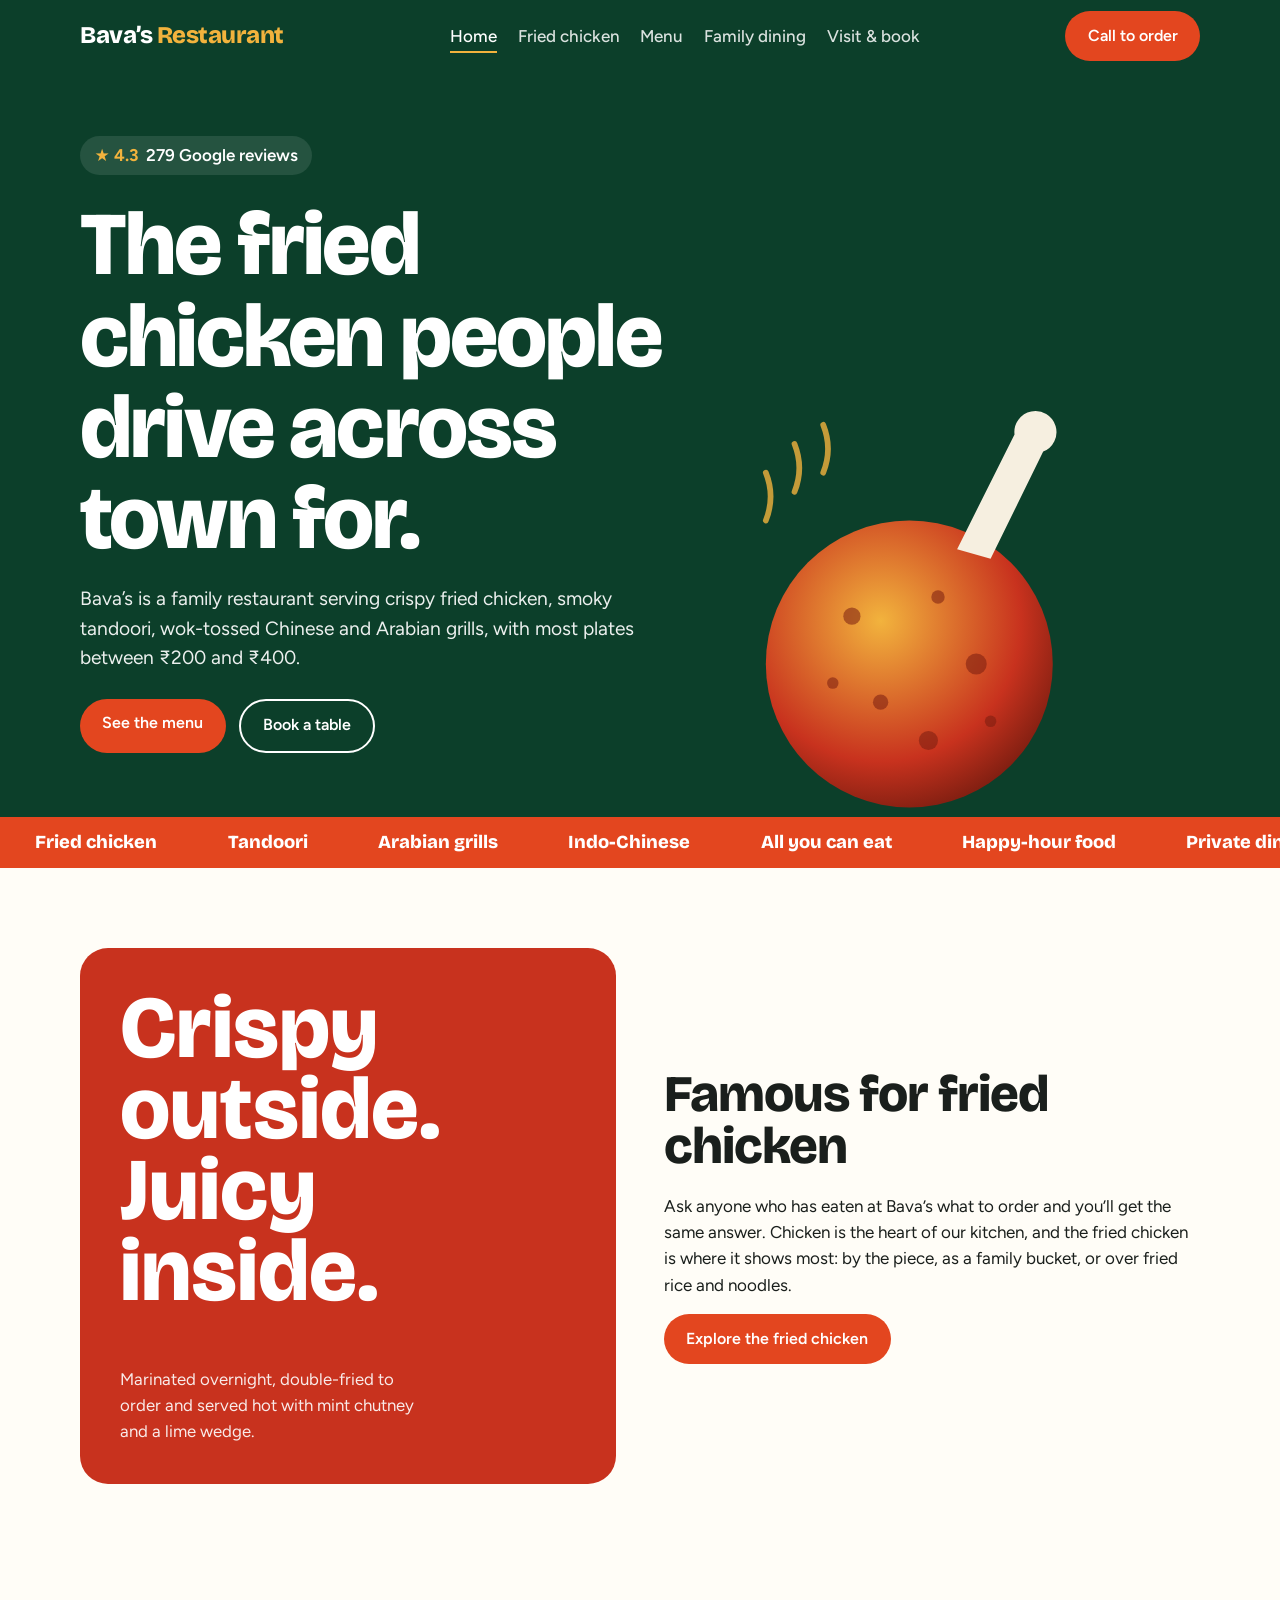
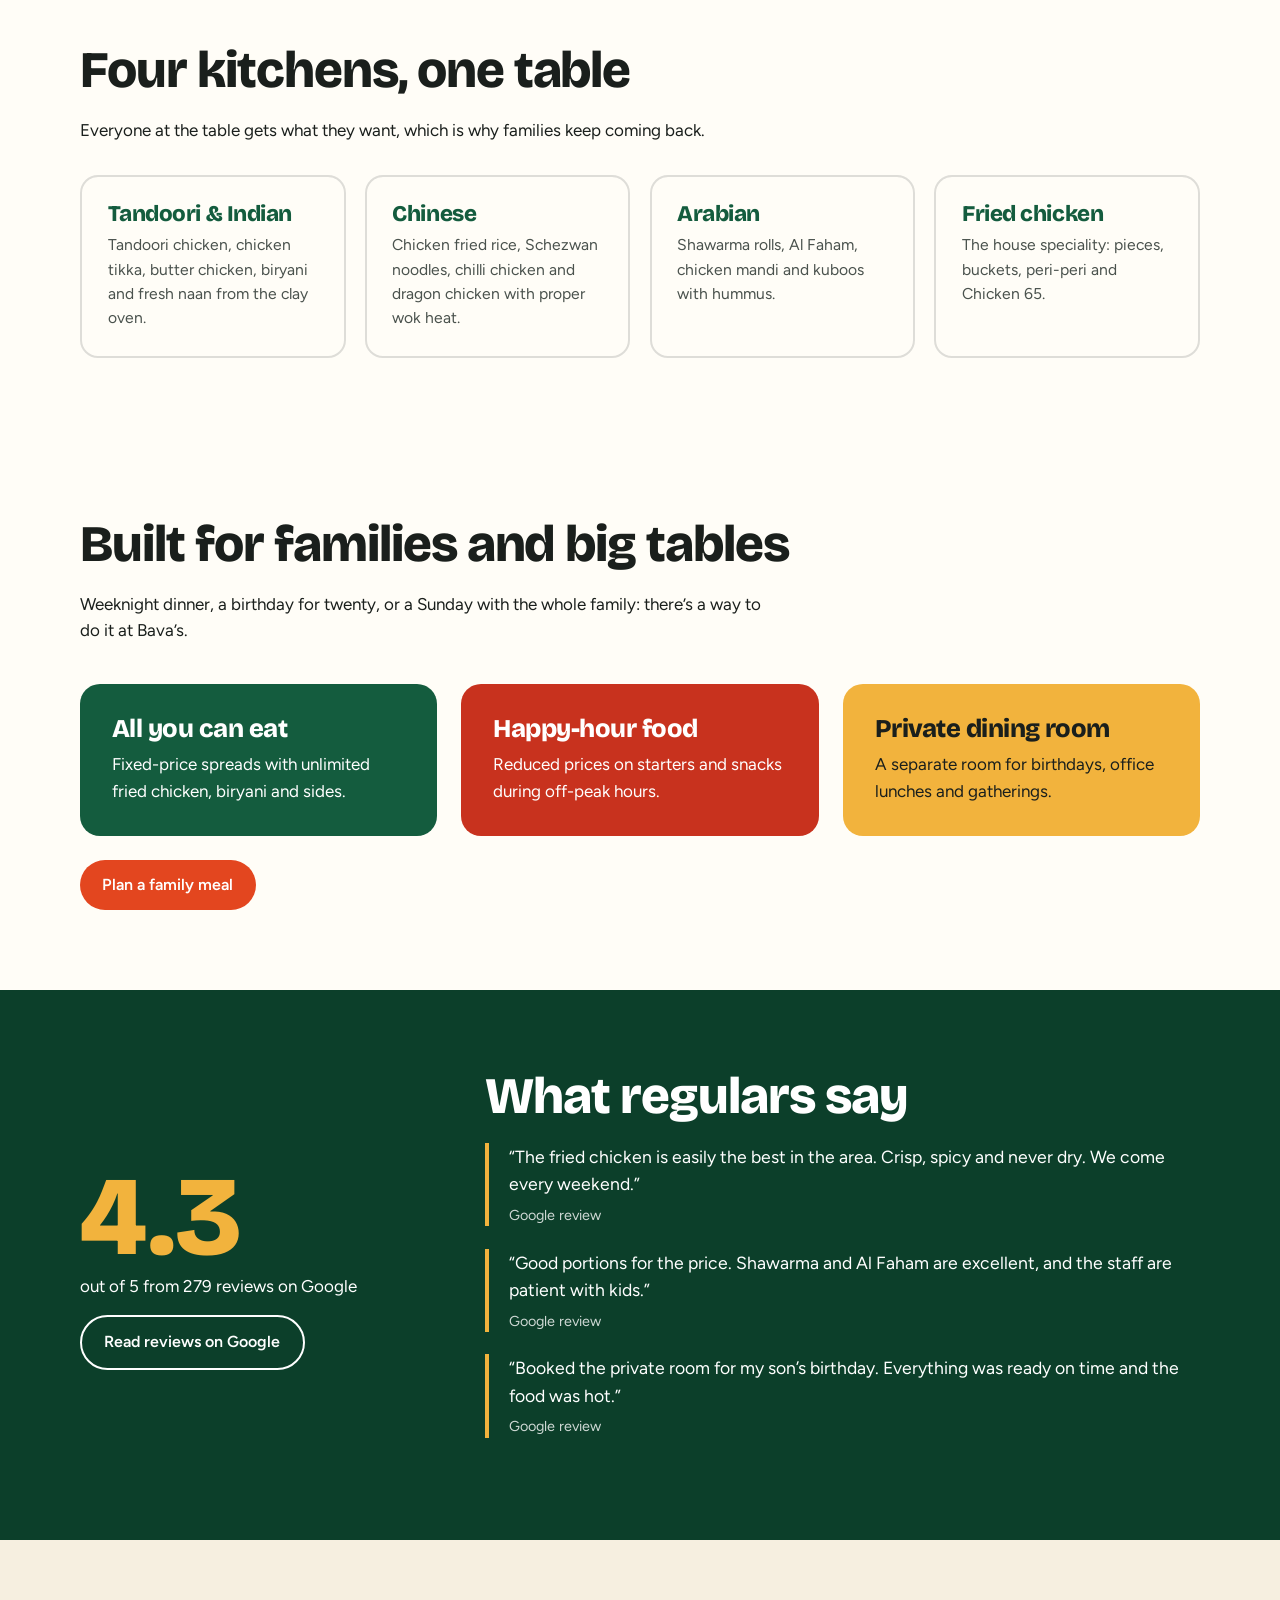
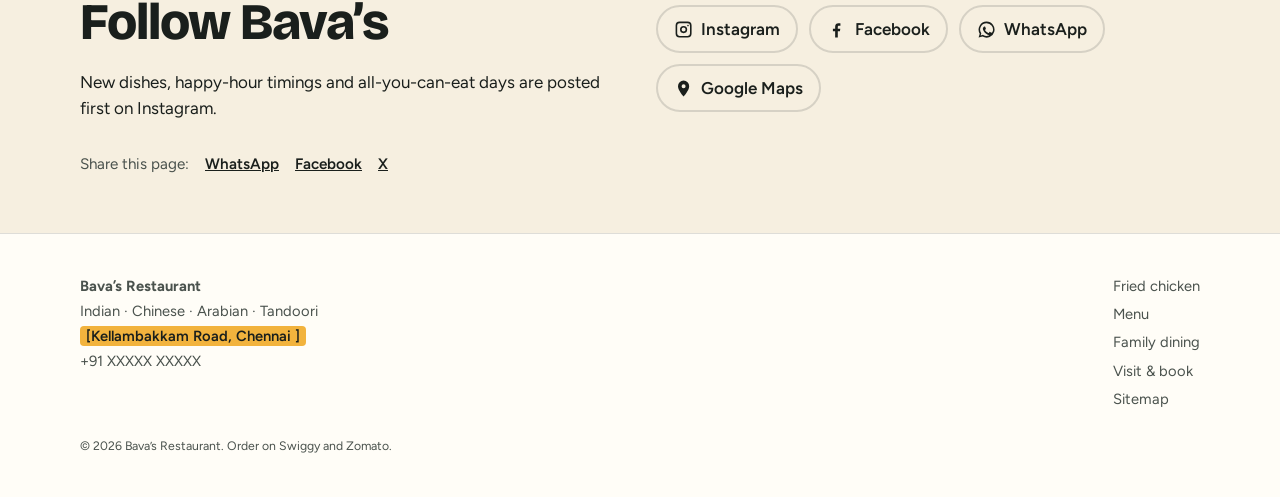
<file: index.html>
<!DOCTYPE html>
<html lang="en-IN">
<head>
<meta charset="utf-8">
<meta name="google-site-verification" content="v1utmQTn8CsW_XcoUP-DDRR-bLjKS9qulOijIAuB1R0" />
<meta name="viewport" content="width=device-width, initial-scale=1, viewport-fit=cover">
<title>Bava’s Restaurant | Best Fried Chicken, Indian, Chinese & Arabian Food</title>
<meta name="description" content="Bava’s Restaurant is a 4.3★ family-friendly restaurant famous for crispy fried chicken, tandoori, Indian, Chinese and Arabian dishes. All-you-can-eat deals, happy-hour food, private dining. Meals ₹200–400.">
<meta name="robots" content="index, follow, max-image-preview:large">
<link rel="canonical" href="https://YOUR-USERNAME.github.io/bavas-restaurant/">
<meta property="og:type" content="website">
<meta property="og:site_name" content="Bava’s Restaurant">
<meta property="og:title" content="Bava’s Restaurant | Best Fried Chicken, Indian, Chinese & Arabian Food">
<meta property="og:description" content="Bava’s Restaurant is a 4.3★ family-friendly restaurant famous for crispy fried chicken, tandoori, Indian, Chinese and Arabian dishes. All-you-can-eat deals, happy-hour food, private dining. Meals ₹200–400.">
<meta property="og:url" content="https://YOUR-USERNAME.github.io/bavas-restaurant/">
<meta property="og:image" content="https://YOUR-USERNAME.github.io/bavas-restaurant/images/og-bavas-fried-chicken.svg">
<meta property="og:locale" content="en_IN">
<meta name="twitter:card" content="summary_large_image">
<meta name="theme-color" content="#0C3F2A">
<link rel="icon" href="./images/favicon.svg" type="image/svg+xml">
<link rel="preconnect" href="https://fonts.googleapis.com">
<link rel="preconnect" href="https://fonts.gstatic.com" crossorigin>
<link href="https://fonts.googleapis.com/css2?family=Bricolage+Grotesque:opsz,wght@12..96,500;12..96,800&family=Figtree:wght@400;500;600&display=swap" rel="stylesheet">
<link rel="stylesheet" href="./styles.css">
<script type="application/ld+json">
{
  "@context": "https://schema.org",
  "@type": "Restaurant",
  "@id": "https://YOUR-USERNAME.github.io/bavas-restaurant/#restaurant",
  "name": "Bava's Restaurant",
  "url": "https://YOUR-USERNAME.github.io/bavas-restaurant/",
  "image": "https://YOUR-USERNAME.github.io/bavas-restaurant/images/og-bavas-fried-chicken.svg",
  "servesCuisine": ["Indian", "Chinese", "Arabian", "Tandoori", "Fried Chicken"],
  "priceRange": "₹200–400",
  "telephone": "+91-XXXXX-XXXXX",
  "address": {"@type": "PostalAddress", "streetAddress": "[Street address]", "addressLocality": "[City]", "addressRegion": "[State]", "postalCode": "[PIN]", "addressCountry": "IN"},
  "openingHoursSpecification": [{"@type": "OpeningHoursSpecification", "dayOfWeek": ["Monday","Tuesday","Wednesday","Thursday","Friday","Saturday","Sunday"], "opens": "11:00", "closes": "23:00"}],
  "aggregateRating": {"@type": "AggregateRating", "ratingValue": "4.3", "reviewCount": "279", "bestRating": "5"},
  "amenityFeature": [
    {"@type": "LocationFeatureSpecification", "name": "Family-friendly", "value": true},
    {"@type": "LocationFeatureSpecification", "name": "Private dining room", "value": true},
    {"@type": "LocationFeatureSpecification", "name": "All you can eat", "value": true},
    {"@type": "LocationFeatureSpecification", "name": "Happy-hour food", "value": true}
  ],
  "hasMenu": "https://YOUR-USERNAME.github.io/bavas-restaurant/menu/",
  "acceptsReservations": "True",
  "sameAs": ["https://www.instagram.com/bavasrestaurant", "https://www.facebook.com/bavasrestaurant", "https://www.google.com/maps/search/Bava's+Restaurant"]
}
</script>

</head>
<body>
<a class="skip" href="#main">Skip to content</a>
<header>
  <div class="wrap">
    <a class="logo" href="./" aria-label="Bava’s Restaurant home">Bava’s <span>Restaurant</span></a>
    <nav aria-label="Main">
      <a href="./" aria-current=page>Home</a><a href="./fried-chicken/">Fried chicken</a><a href="./menu/">Menu</a><a href="./family-dining/">Family dining</a><a href="./contact/">Visit & book</a>
    </nav>
    <a class="btn" href="tel:+9140005233">Call to order</a>
  </div>
</header>
<main id="main">

<section class="hero" aria-labelledby="h1">
  <div class="wrap">
    <div>
      <div class="rating" aria-label="Rated 4.3 out of 5 from 279 Google reviews"><b>★ 4.3</b> 279 Google reviews</div>
      <h1 id="h1">The fried chicken people drive across town for.</h1>
      <p>Bava’s is a family restaurant serving crispy fried chicken, smoky tandoori, wok-tossed Chinese and Arabian grills, with most plates between ₹200 and ₹400.</p>
      <div class="cta-row">
        <a class="btn" href="./menu/">See the menu</a>
        <a class="btn ghost" href="./contact/">Book a table</a>
      </div>
    </div>
    <div class="hero-art"><svg class="drum" viewBox="0 0 400 460" xmlns="http://www.w3.org/2000/svg" role="img" aria-label="Illustration of a crispy fried chicken drumstick">
  <defs><radialGradient id="g" cx=".4" cy=".35" r=".7"><stop offset="0" stop-color="#F2B33D"/><stop offset=".7" stop-color="#C8321E"/><stop offset="1" stop-color="#7A1D10"/></radialGradient></defs>
  <circle cx="200" cy="300" r="150" fill="url(#g)"/>
  <g fill="#7A1D10" opacity=".55"><circle cx="140" cy="250" r="9"/><circle cx="230" cy="230" r="7"/><circle cx="270" cy="300" r="11"/><circle cx="170" cy="340" r="8"/><circle cx="220" cy="380" r="10"/><circle cx="120" cy="320" r="6"/><circle cx="285" cy="360" r="6"/></g>
  <path d="M250 180 l60 -120 a22 22 0 1 1 30 18 l-55 112z" fill="#F6EFE0"/>
  <g stroke="#F2B33D" stroke-width="6" stroke-linecap="round" fill="none" opacity=".8"><path d="M80 120 q10 -25 0 -50"/><path d="M110 100 q10 -25 0 -50"/><path d="M50 150 q10 -25 0 -50"/></g>
</svg></div>
  </div>
</section>

<div class="ticker" aria-hidden="true"><div>
  <span>Fried chicken</span><span>Tandoori</span><span>Arabian grills</span><span>Indo-Chinese</span><span>All you can eat</span><span>Happy-hour food</span><span>Private dining</span>
  <span>Fried chicken</span><span>Tandoori</span><span>Arabian grills</span><span>Indo-Chinese</span><span>All you can eat</span><span>Happy-hour food</span><span>Private dining</span>
</div></div>

<section class="sig" aria-labelledby="h-fc">
  <div class="wrap">
    <div class="sig-panel">
      <div class="big">Crispy outside.<br>Juicy inside.</div>
      <small>Marinated overnight, double-fried to order and served hot with mint chutney and a lime wedge.</small>
    </div>
    <div>
      <h2 id="h-fc">Famous for fried chicken</h2>
      <p>Ask anyone who has eaten at Bava’s what to order and you’ll get the same answer. Chicken is the heart of our kitchen, and the fried chicken is where it shows most: by the piece, as a family bucket, or over fried rice and noodles.</p>
      <p style="margin-top:1rem"><a class="btn" href="./fried-chicken/">Explore the fried chicken</a></p>
    </div>
  </div>
</section>

<section class="kitchens" aria-labelledby="h-k">
  <div class="wrap">
    <h2 id="h-k">Four kitchens, one table</h2>
    <p>Everyone at the table gets what they want, which is why families keep coming back.</p>
    <div class="kitchen-grid">
      <a href="./menu/#tandoori"><h3>Tandoori &amp; Indian</h3><p>Tandoori chicken, chicken tikka, butter chicken, biryani and fresh naan from the clay oven.</p></a>
      <a href="./menu/#chinese"><h3>Chinese</h3><p>Chicken fried rice, Schezwan noodles, chilli chicken and dragon chicken with proper wok heat.</p></a>
      <a href="./menu/#arabian"><h3>Arabian</h3><p>Shawarma rolls, Al Faham, chicken mandi and kuboos with hummus.</p></a>
      <a href="./menu/#fried-chicken"><h3>Fried chicken</h3><p>The house speciality: pieces, buckets, peri-peri and Chicken 65.</p></a>
    </div>
  </div>
</section>

<section class="fam" aria-labelledby="h-fam">
  <div class="wrap">
    <div class="fam-head">
      <h2 id="h-fam">Built for families and big tables</h2>
      <p>Weeknight dinner, a birthday for twenty, or a Sunday with the whole family: there’s a way to do it at Bava’s.</p>
    </div>
    <article><h3>All you can eat</h3><p>Fixed-price spreads with unlimited fried chicken, biryani and sides.</p></article>
    <article><h3>Happy-hour food</h3><p>Reduced prices on starters and snacks during off-peak hours.</p></article>
    <article><h3>Private dining room</h3><p>A separate room for birthdays, office lunches and gatherings.</p></article>
    <p class="fam-cta"><a class="btn" href="./family-dining/">Plan a family meal</a></p>
  </div>
</section>

<section class="rev" aria-labelledby="h-rev">
  <div class="wrap">
    <div>
      <div class="score">4.3</div>
      <p>out of 5 from 279 reviews on Google</p>
      <p style="margin-top:1rem"><a class="btn ghost" href="https://www.google.com/maps/search/Bava's+Restaurant" rel="noopener" target="_blank">Read reviews on Google</a></p>
    </div>
    <div>
      <h2 id="h-rev">What regulars say</h2>
      <blockquote>“The fried chicken is easily the best in the area. Crisp, spicy and never dry. We come every weekend.”<cite>Google review</cite></blockquote>
      <blockquote>“Good portions for the price. Shawarma and Al Faham are excellent, and the staff are patient with kids.”<cite>Google review</cite></blockquote>
      <blockquote>“Booked the private room for my son’s birthday. Everything was ready on time and the food was hot.”<cite>Google review</cite></blockquote>
    </div>
  </div>
</section>
</main>

<section class="social" aria-labelledby="h-social">
  <div class="wrap">
    <div>
      <h2 id="h-social">Follow Bava’s</h2>
      <p>New dishes, happy-hour timings and all-you-can-eat days are posted first on Instagram.</p>
    </div>
    <ul class="social-links">
      <li><a href="https://www.instagram.com/bavasrestaurant" rel="noopener" target="_blank"><svg viewBox="0 0 24 24" aria-hidden="true"><path d="M7 2h10a5 5 0 0 1 5 5v10a5 5 0 0 1-5 5H7a5 5 0 0 1-5-5V7a5 5 0 0 1 5-5zm0 2a3 3 0 0 0-3 3v10a3 3 0 0 0 3 3h10a3 3 0 0 0 3-3V7a3 3 0 0 0-3-3H7zm5 3.5a4.5 4.5 0 1 1 0 9 4.5 4.5 0 0 1 0-9zm0 2a2.5 2.5 0 1 0 0 5 2.5 2.5 0 0 0 0-5zM17.5 6a1 1 0 1 1 0 2 1 1 0 0 1 0-2z"/></svg>Instagram</a></li>
      <li><a href="https://www.facebook.com/bavasrestaurant" rel="noopener" target="_blank"><svg viewBox="0 0 24 24" aria-hidden="true"><path d="M13.5 22v-8h2.7l.4-3.2h-3.1V8.8c0-.9.3-1.6 1.6-1.6h1.7V4.3c-.3 0-1.3-.1-2.5-.1-2.5 0-4.1 1.5-4.1 4.2v2.4H7.4V14h2.8v8h3.3z"/></svg>Facebook</a></li>
      <li><a href="https://wa.me/9140005233?text=Hi%20Bava's%2C%20I'd%20like%20to%20order" rel="noopener" target="_blank"><svg viewBox="0 0 24 24" aria-hidden="true"><path d="M12 2a10 10 0 0 0-8.6 15.1L2 22l5-1.3A10 10 0 1 0 12 2zm0 2a8 8 0 1 1-4.2 14.8l-.3-.2-2.9.8.8-2.8-.2-.3A8 8 0 0 1 12 4zm-3 4.3c-.2 0-.5 0-.7.3-.3.3-1 1-1 2.4s1 2.8 1.2 3c.1.2 2 3.1 4.9 4.3 2.4 1 2.9.8 3.4.7.5 0 1.7-.7 1.9-1.4.2-.7.2-1.2.2-1.4-.1-.1-.3-.2-.6-.3l-2-1c-.3-.1-.5-.1-.7.2l-.9 1.1c-.2.2-.3.2-.6.1-.3-.2-1.2-.5-2.3-1.5-.9-.8-1.5-1.7-1.6-2-.2-.3 0-.5.1-.6l.5-.6.3-.5v-.5l-.9-2.1c-.2-.5-.5-.5-.7-.5h-.5z"/></svg>WhatsApp</a></li>
      <li><a href="https://www.google.com/maps/search/Bava's+Restaurant" rel="noopener" target="_blank"><svg viewBox="0 0 24 24" aria-hidden="true"><path d="M12 2a7 7 0 0 0-7 7c0 5.2 7 13 7 13s7-7.8 7-13a7 7 0 0 0-7-7zm0 9.5a2.5 2.5 0 1 1 0-5 2.5 2.5 0 0 1 0 5z"/></svg>Google Maps</a></li>
    </ul>
    <div class="share">
      <span>Share this page:</span>
      <a href="https://wa.me/?text=https://shreyansh-dev09.github.io/bavas-restaurant/" rel="noopener" target="_blank">WhatsApp</a>
      <a href="https://www.facebook.com/sharer/sharer.php?u=https://shreyansh-dev09.github.io/bavas-restaurant/" rel="noopener" target="_blank">Facebook</a>
      <a href="https://twitter.com/intent/tweet?url=https://shreyansh-dev09.github.io/bavas-restaurant/&text=Best%20fried%20chicken%20at%20Bava's" rel="noopener" target="_blank">X</a>
    </div>
  </div>
</section>

<footer>
  <div class="wrap">
    <div>
      <strong>Bava’s Restaurant</strong><br>
      Indian · Chinese · Arabian · Tandoori<br>
      <span class="todo">[Kellambakkam Road, Chennai ]</span><br>
      <a href="tel:+9140005233">+91 XXXXX XXXXX</a>
    </div>
    <nav aria-label="Footer">
      <a href="./fried-chicken/">Fried chicken</a>
      <a href="./menu/">Menu</a>
      <a href="./family-dining/">Family dining</a>
      <a href="./contact/">Visit &amp; book</a>
      <a href="./sitemap.xml">Sitemap</a>
    </nav>
    <small>© 2026 Bava’s Restaurant. Order on Swiggy and Zomato.</small>
  </div>
</footer>

<div class="mobile-cta" aria-label="Quick actions">
  <a href="tel:+9140005233">Call</a>
  <a href="https://wa.me/9140005233?text=Hi%20Bava's%2C%20I'd%20like%20to%20book%20a%20table" rel="noopener">WhatsApp</a>
  <a href="https://www.google.com/maps/search/Bava's+Restaurant" rel="noopener">Directions</a>
</div>
</body>
</html>
</file>
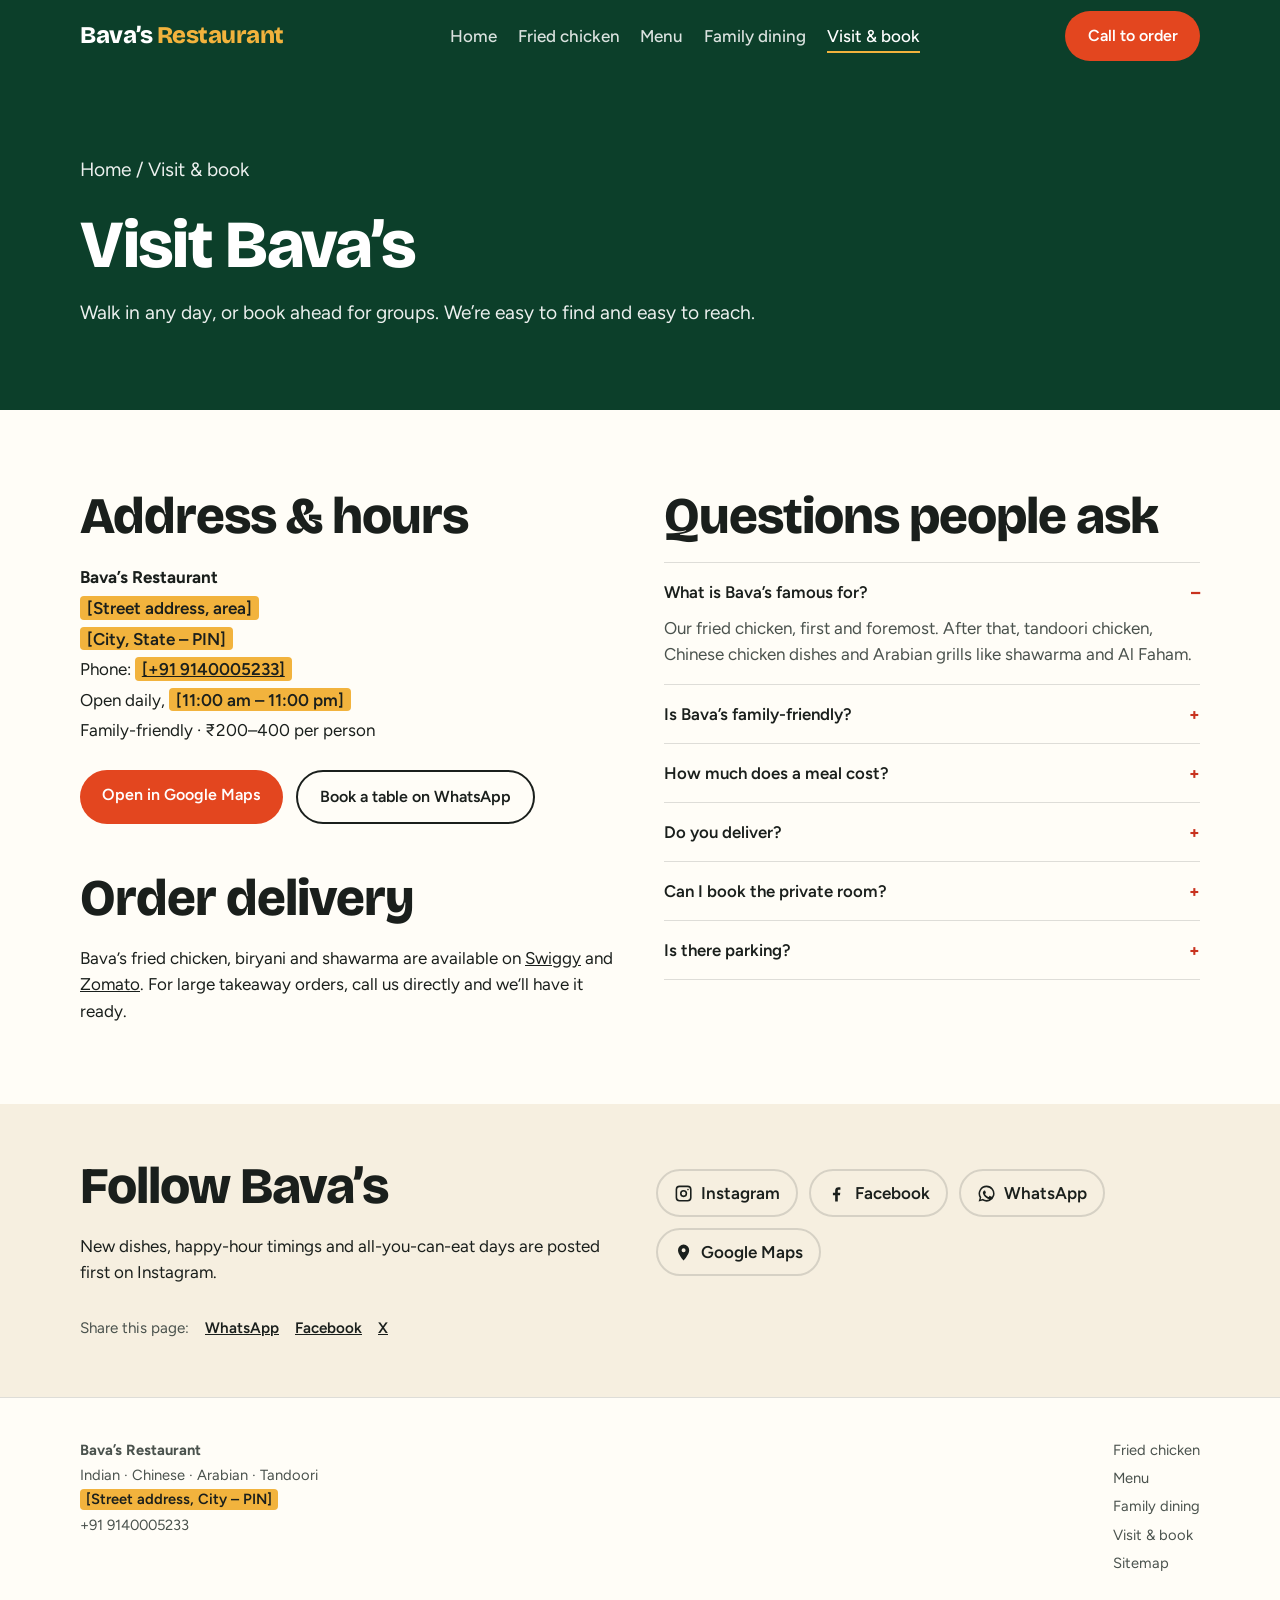
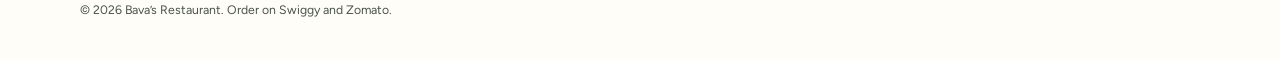
<file: contact/index.html>
<!DOCTYPE html>
<html lang="en-IN">
<head>
<meta charset="utf-8">
<meta name="viewport" content="width=device-width, initial-scale=1, viewport-fit=cover">
<title>Contact, Directions & Table Booking | Bava’s Restaurant</title>
<meta name="description" content="Find Bava’s Restaurant: address, opening hours, phone, Google Maps directions, and WhatsApp table booking. Delivery on Swiggy and Zomato.">
<meta name="robots" content="index, follow, max-image-preview:large">
<link rel="canonical" href="https://YOUR-USERNAME.github.io/bavas-restaurant/contact/">
<meta property="og:type" content="website">
<meta property="og:site_name" content="Bava’s Restaurant">
<meta property="og:title" content="Contact, Directions & Table Booking | Bava’s Restaurant">
<meta property="og:description" content="Find Bava’s Restaurant: address, opening hours, phone, Google Maps directions, and WhatsApp table booking. Delivery on Swiggy and Zomato.">
<meta property="og:url" content="https://YOUR-USERNAME.github.io/bavas-restaurant/contact/">
<meta property="og:image" content="https://YOUR-USERNAME.github.io/bavas-restaurant/images/og-bavas-fried-chicken.svg">
<meta property="og:locale" content="en_IN">
<meta name="twitter:card" content="summary_large_image">
<meta name="theme-color" content="#0C3F2A">
<link rel="icon" href="../images/favicon.svg" type="image/svg+xml">
<link rel="preconnect" href="https://fonts.googleapis.com">
<link rel="preconnect" href="https://fonts.gstatic.com" crossorigin>
<link href="https://fonts.googleapis.com/css2?family=Bricolage+Grotesque:opsz,wght@12..96,500;12..96,800&family=Figtree:wght@400;500;600&display=swap" rel="stylesheet">
<link rel="stylesheet" href="../styles.css">
<script type="application/ld+json">
{
  "@context": "https://schema.org",
  "@type": "Restaurant",
  "@id": "https://YOUR-USERNAME.github.io/bavas-restaurant/#restaurant",
  "name": "Bava's Restaurant",
  "url": "https://YOUR-USERNAME.github.io/bavas-restaurant/",
  "image": "https://YOUR-USERNAME.github.io/bavas-restaurant/images/og-bavas-fried-chicken.svg",
  "servesCuisine": ["Indian", "Chinese", "Arabian", "Tandoori", "Fried Chicken"],
  "priceRange": "₹200–400",
  "telephone": "+91-XXXXX-XXXXX",
  "address": {"@type": "PostalAddress", "streetAddress": "[Street address]", "addressLocality": "[City]", "addressRegion": "[State]", "postalCode": "[PIN]", "addressCountry": "IN"},
  "openingHoursSpecification": [{"@type": "OpeningHoursSpecification", "dayOfWeek": ["Monday","Tuesday","Wednesday","Thursday","Friday","Saturday","Sunday"], "opens": "11:00", "closes": "23:00"}],
  "aggregateRating": {"@type": "AggregateRating", "ratingValue": "4.3", "reviewCount": "279", "bestRating": "5"},
  "amenityFeature": [
    {"@type": "LocationFeatureSpecification", "name": "Family-friendly", "value": true},
    {"@type": "LocationFeatureSpecification", "name": "Private dining room", "value": true},
    {"@type": "LocationFeatureSpecification", "name": "All you can eat", "value": true},
    {"@type": "LocationFeatureSpecification", "name": "Happy-hour food", "value": true}
  ],
  "hasMenu": "https://YOUR-USERNAME.github.io/bavas-restaurant/menu/",
  "acceptsReservations": "True",
  "sameAs": ["https://www.instagram.com/bavasrestaurant", "https://www.facebook.com/bavasrestaurant", "https://www.google.com/maps/search/Bava's+Restaurant"]
}
</script>
<script type="application/ld+json">
{"@context":"https://schema.org","@type":"FAQPage","mainEntity":[
{"@type":"Question","name":"What is Bava’s Restaurant famous for?","acceptedAnswer":{"@type":"Answer","text":"Bava’s is best known for its crispy, juicy fried chicken, along with tandoori chicken, Chinese chicken dishes and Arabian grills."}},
{"@type":"Question","name":"Is Bava’s Restaurant family-friendly?","acceptedAnswer":{"@type":"Answer","text":"Yes. Bava’s is a family restaurant with a private dining room for groups and celebrations."}},
{"@type":"Question","name":"How much does a meal cost at Bava’s?","acceptedAnswer":{"@type":"Answer","text":"Most meals cost between ₹200 and ₹400 per person. All-you-can-eat and happy-hour offers bring the price down further."}},
{"@type":"Question","name":"Does Bava’s deliver?","acceptedAnswer":{"@type":"Answer","text":"Yes, through Swiggy and Zomato, or call the restaurant directly for takeaway."}}]}
</script>
</head>
<body>
<a class="skip" href="#main">Skip to content</a>
<header>
  <div class="wrap">
    <a class="logo" href="../" aria-label="Bava’s Restaurant home">Bava’s <span>Restaurant</span></a>
    <nav aria-label="Main">
      <a href="../">Home</a><a href="../fried-chicken/">Fried chicken</a><a href="../menu/">Menu</a><a href="../family-dining/">Family dining</a><a href="../contact/" aria-current=page>Visit & book</a>
    </nav>
    <a class="btn" href="tel:+91XXXXXXXXXX">Call to order</a>
  </div>
</header>
<main id="main">

<section class="hero compact" aria-labelledby="h1">
  <div class="wrap one">
    <div>
      <p class="crumb"><a href="../">Home</a> / Visit &amp; book</p>
      <h1 id="h1">Visit Bava’s</h1>
      <p>Walk in any day, or book ahead for groups. We’re easy to find and easy to reach.</p>
    </div>
  </div>
</section>
<section class="visit" aria-label="Contact details">
  <div class="wrap">
    <div>
      <h2>Address &amp; hours</h2>
      <address>
        <strong>Bava’s Restaurant</strong><br>
        <span class="todo">[Street address, area]</span><br>
        <span class="todo">[City, State – PIN]</span><br>
        Phone: <a href="tel:+91 9140005233"><span class="todo">[+91 9140005233]</span></a><br>
        Open daily, <span class="todo">[11:00 am – 11:00 pm]</span><br>
        Family-friendly · ₹200–400 per person
      </address>
      <div class="cta-row" style="margin-top:1.5rem">
        <a class="btn" href="https://www.google.com/maps/search/Bava's+Restaurant" rel="noopener" target="_blank">Open in Google Maps</a>
        <a class="btn ghost" href="https://wa.me/91XXXXXXXXXX?text=Hi%20Bava's%2C%20I'd%20like%20to%20book%20a%20table" rel="noopener">Book a table on WhatsApp</a>
      </div>
      <h2 style="margin-top:3rem">Order delivery</h2>
      <p>Bava’s fried chicken, biryani and shawarma are available on <a href="https://www.swiggy.com/" rel="noopener">Swiggy</a> and <a href="https://www.zomato.com/" rel="noopener">Zomato</a>. For large takeaway orders, call us directly and we’ll have it ready.</p>
    </div>
    <div>
      <h2>Questions people ask</h2>
      <details open><summary>What is Bava’s famous for?</summary><p>Our fried chicken, first and foremost. After that, tandoori chicken, Chinese chicken dishes and Arabian grills like shawarma and Al Faham.</p></details>
      <details><summary>Is Bava’s family-friendly?</summary><p>Yes. We’re a family restaurant with a private dining room for groups and celebrations.</p></details>
      <details><summary>How much does a meal cost?</summary><p>Most meals fall between ₹200 and ₹400 per person. All-you-can-eat and happy-hour offers bring that down further.</p></details>
      <details><summary>Do you deliver?</summary><p>Yes, on Swiggy and Zomato. Or call us for takeaway.</p></details>
      <details><summary>Can I book the private room?</summary><p>Yes. Message us on WhatsApp with your date and headcount, and we’ll plan the menu together.</p></details>
      <details><summary>Is there parking?</summary><p>Street parking is available in front of the restaurant, and two-wheelers can park beside the entrance.</p></details>
    </div>
  </div>
</section>
</main>

<section class="social" aria-labelledby="h-social">
  <div class="wrap">
    <div>
      <h2 id="h-social">Follow Bava’s</h2>
      <p>New dishes, happy-hour timings and all-you-can-eat days are posted first on Instagram.</p>
    </div>
    <ul class="social-links">
      <li><a href="https://www.instagram.com/bavasrestaurant" rel="noopener" target="_blank"><svg viewBox="0 0 24 24" aria-hidden="true"><path d="M7 2h10a5 5 0 0 1 5 5v10a5 5 0 0 1-5 5H7a5 5 0 0 1-5-5V7a5 5 0 0 1 5-5zm0 2a3 3 0 0 0-3 3v10a3 3 0 0 0 3 3h10a3 3 0 0 0 3-3V7a3 3 0 0 0-3-3H7zm5 3.5a4.5 4.5 0 1 1 0 9 4.5 4.5 0 0 1 0-9zm0 2a2.5 2.5 0 1 0 0 5 2.5 2.5 0 0 0 0-5zM17.5 6a1 1 0 1 1 0 2 1 1 0 0 1 0-2z"/></svg>Instagram</a></li>
      <li><a href="https://www.facebook.com/bavasrestaurant" rel="noopener" target="_blank"><svg viewBox="0 0 24 24" aria-hidden="true"><path d="M13.5 22v-8h2.7l.4-3.2h-3.1V8.8c0-.9.3-1.6 1.6-1.6h1.7V4.3c-.3 0-1.3-.1-2.5-.1-2.5 0-4.1 1.5-4.1 4.2v2.4H7.4V14h2.8v8h3.3z"/></svg>Facebook</a></li>
      <li><a href="https://wa.me/91XXXXXXXXXX?text=Hi%20Bava's%2C%20I'd%20like%20to%20order" rel="noopener" target="_blank"><svg viewBox="0 0 24 24" aria-hidden="true"><path d="M12 2a10 10 0 0 0-8.6 15.1L2 22l5-1.3A10 10 0 1 0 12 2zm0 2a8 8 0 1 1-4.2 14.8l-.3-.2-2.9.8.8-2.8-.2-.3A8 8 0 0 1 12 4zm-3 4.3c-.2 0-.5 0-.7.3-.3.3-1 1-1 2.4s1 2.8 1.2 3c.1.2 2 3.1 4.9 4.3 2.4 1 2.9.8 3.4.7.5 0 1.7-.7 1.9-1.4.2-.7.2-1.2.2-1.4-.1-.1-.3-.2-.6-.3l-2-1c-.3-.1-.5-.1-.7.2l-.9 1.1c-.2.2-.3.2-.6.1-.3-.2-1.2-.5-2.3-1.5-.9-.8-1.5-1.7-1.6-2-.2-.3 0-.5.1-.6l.5-.6.3-.5v-.5l-.9-2.1c-.2-.5-.5-.5-.7-.5h-.5z"/></svg>WhatsApp</a></li>
      <li><a href="https://www.google.com/maps/search/Bava's+Restaurant" rel="noopener" target="_blank"><svg viewBox="0 0 24 24" aria-hidden="true"><path d="M12 2a7 7 0 0 0-7 7c0 5.2 7 13 7 13s7-7.8 7-13a7 7 0 0 0-7-7zm0 9.5a2.5 2.5 0 1 1 0-5 2.5 2.5 0 0 1 0 5z"/></svg>Google Maps</a></li>
    </ul>
    <div class="share">
      <span>Share this page:</span>
      <a href="https://wa.me/?text=https://YOUR-USERNAME.github.io/bavas-restaurant/contact/" rel="noopener" target="_blank">WhatsApp</a>
      <a href="https://www.facebook.com/sharer/sharer.php?u=https://YOUR-USERNAME.github.io/bavas-restaurant/contact/" rel="noopener" target="_blank">Facebook</a>
      <a href="https://twitter.com/intent/tweet?url=https://YOUR-USERNAME.github.io/bavas-restaurant/contact/&text=Best%20fried%20chicken%20at%20Bava's" rel="noopener" target="_blank">X</a>
    </div>
  </div>
</section>

<footer>
  <div class="wrap">
    <div>
      <strong>Bava’s Restaurant</strong><br>
      Indian · Chinese · Arabian · Tandoori<br>
      <span class="todo">[Street address, City – PIN]</span><br>
      <a href="tel:+91 9140005233">+91 9140005233</a>
    </div>
    <nav aria-label="Footer">
      <a href="../fried-chicken/">Fried chicken</a>
      <a href="../menu/">Menu</a>
      <a href="../family-dining/">Family dining</a>
      <a href="../contact/">Visit &amp; book</a>
      <a href="../sitemap.xml">Sitemap</a>
    </nav>
    <small>© 2026 Bava’s Restaurant. Order on Swiggy and Zomato.</small>
  </div>
</footer>

<div class="mobile-cta" aria-label="Quick actions">
  <a href="tel:+91 9140005233">Call</a>
  <a href="https://wa.me/9140005233?text=Hi%20Bava's%2C%20I'd%20like%20to%20book%20a%20table" rel="noopener">WhatsApp</a>
  <a href="https://www.google.com/maps/search/Bava's+Restaurant" rel="noopener">Directions</a>
</div>
</body>
</html>
</file>
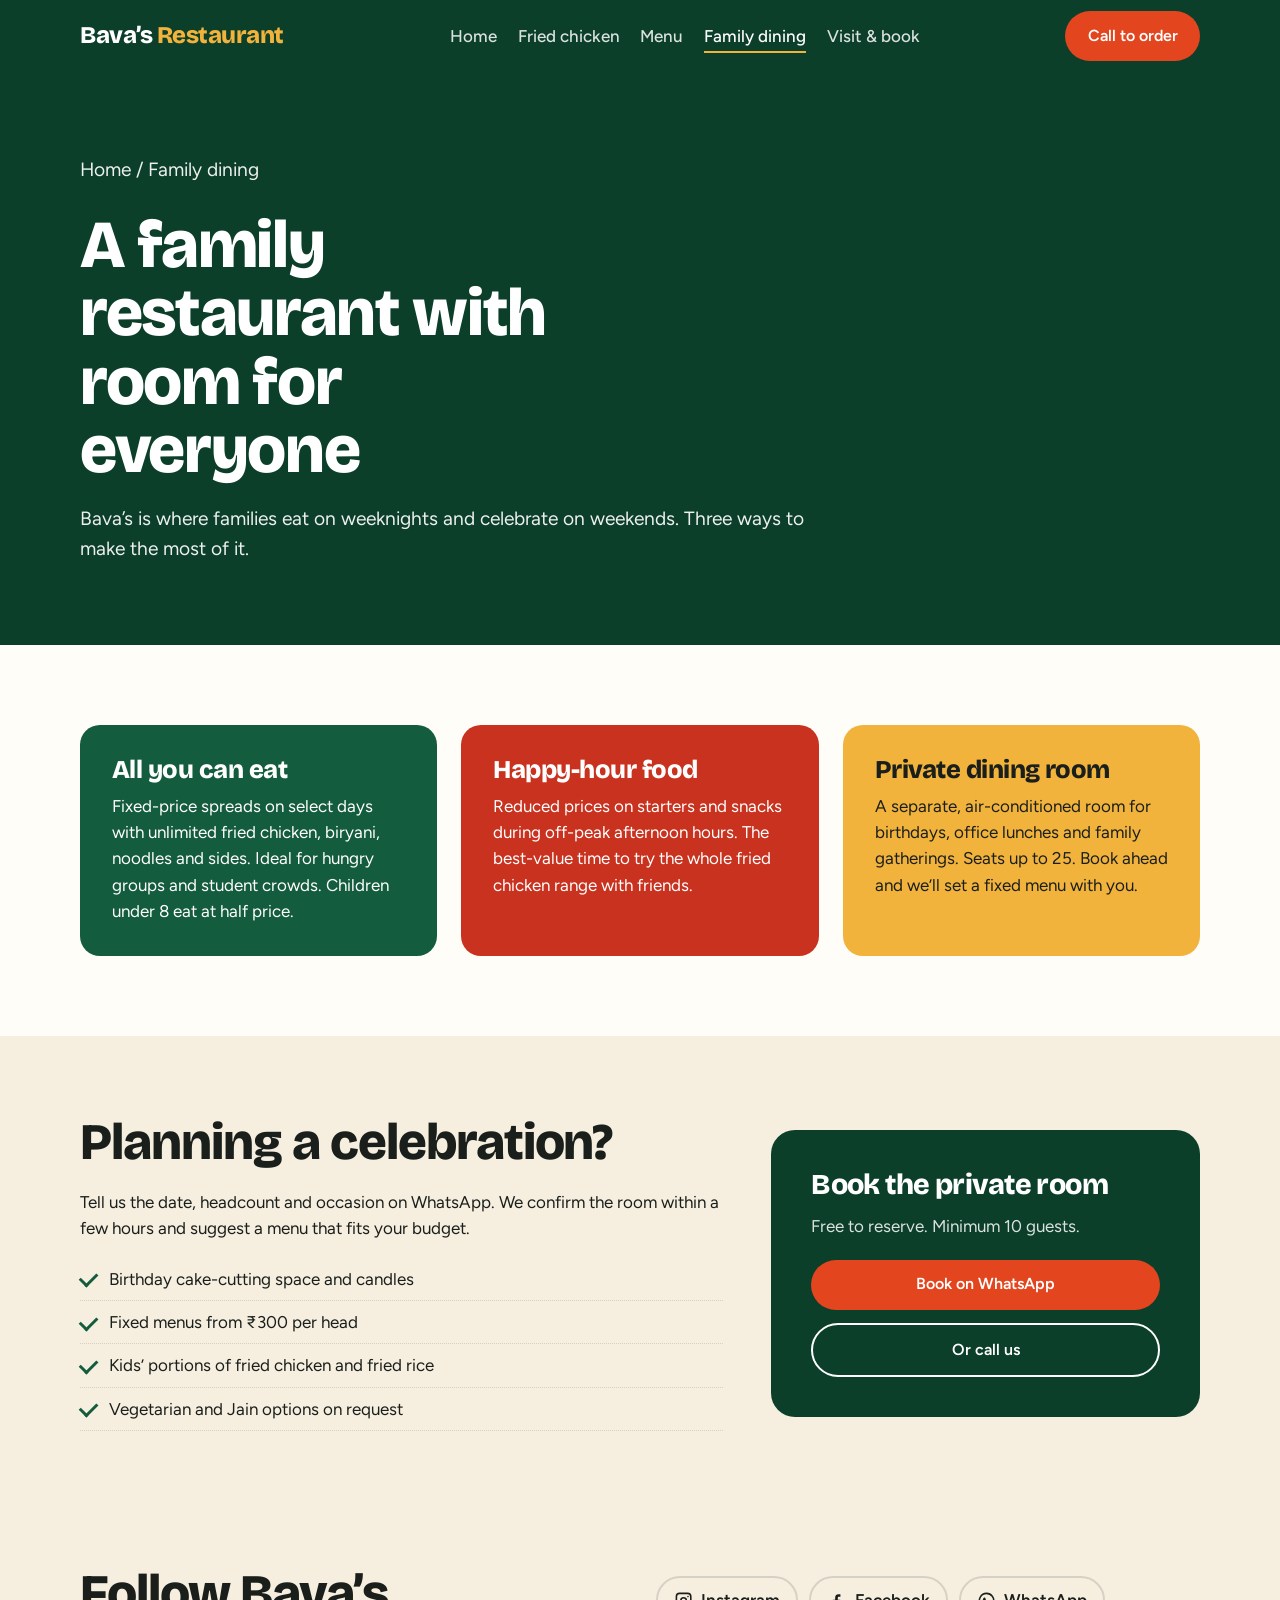
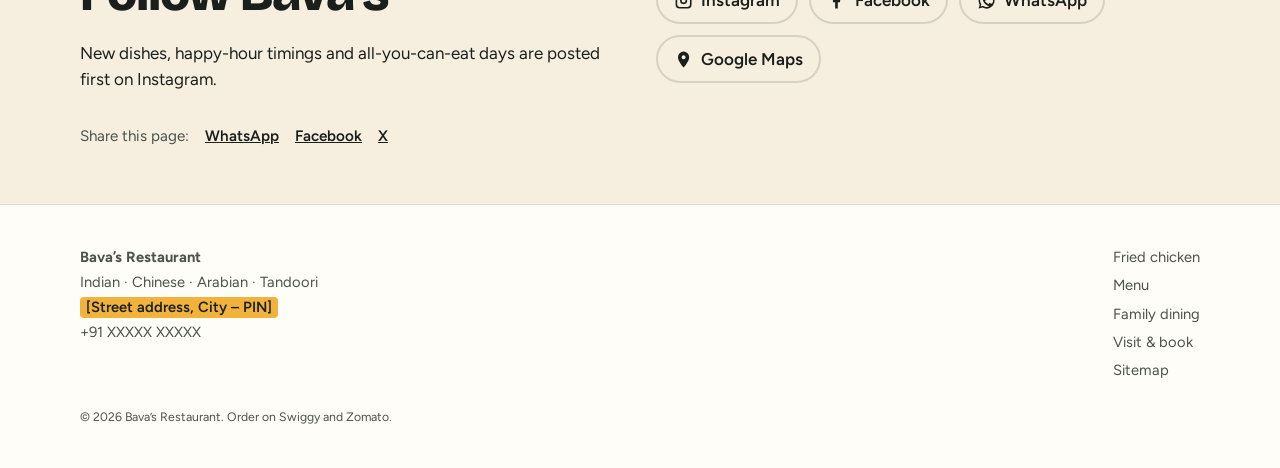
<file: family-dining/index.html>
<!DOCTYPE html>
<html lang="en-IN">
<head>
<meta charset="utf-8">
<meta name="viewport" content="width=device-width, initial-scale=1, viewport-fit=cover">
<title>Family Restaurant with Private Dining Room | Bava’s Restaurant</title>
<meta name="description" content="Family-friendly dining at Bava’s: all-you-can-eat deals, happy-hour food offers and a private dining room for birthdays, office lunches and family gatherings.">
<meta name="robots" content="index, follow, max-image-preview:large">
<link rel="canonical" href="https://YOUR-USERNAME.github.io/bavas-restaurant/family-dining/">
<meta property="og:type" content="website">
<meta property="og:site_name" content="Bava’s Restaurant">
<meta property="og:title" content="Family Restaurant with Private Dining Room | Bava’s Restaurant">
<meta property="og:description" content="Family-friendly dining at Bava’s: all-you-can-eat deals, happy-hour food offers and a private dining room for birthdays, office lunches and family gatherings.">
<meta property="og:url" content="https://YOUR-USERNAME.github.io/bavas-restaurant/family-dining/">
<meta property="og:image" content="https://YOUR-USERNAME.github.io/bavas-restaurant/images/og-bavas-fried-chicken.svg">
<meta property="og:locale" content="en_IN">
<meta name="twitter:card" content="summary_large_image">
<meta name="theme-color" content="#0C3F2A">
<link rel="icon" href="../images/favicon.svg" type="image/svg+xml">
<link rel="preconnect" href="https://fonts.googleapis.com">
<link rel="preconnect" href="https://fonts.gstatic.com" crossorigin>
<link href="https://fonts.googleapis.com/css2?family=Bricolage+Grotesque:opsz,wght@12..96,500;12..96,800&family=Figtree:wght@400;500;600&display=swap" rel="stylesheet">
<link rel="stylesheet" href="../styles.css">
<script type="application/ld+json">
{
  "@context": "https://schema.org",
  "@type": "Restaurant",
  "@id": "https://YOUR-USERNAME.github.io/bavas-restaurant/#restaurant",
  "name": "Bava's Restaurant",
  "url": "https://YOUR-USERNAME.github.io/bavas-restaurant/",
  "image": "https://YOUR-USERNAME.github.io/bavas-restaurant/images/og-bavas-fried-chicken.svg",
  "servesCuisine": ["Indian", "Chinese", "Arabian", "Tandoori", "Fried Chicken"],
  "priceRange": "₹200–400",
  "telephone": "+91-XXXXX-XXXXX",
  "address": {"@type": "PostalAddress", "streetAddress": "[Street address]", "addressLocality": "[City]", "addressRegion": "[State]", "postalCode": "[PIN]", "addressCountry": "IN"},
  "openingHoursSpecification": [{"@type": "OpeningHoursSpecification", "dayOfWeek": ["Monday","Tuesday","Wednesday","Thursday","Friday","Saturday","Sunday"], "opens": "11:00", "closes": "23:00"}],
  "aggregateRating": {"@type": "AggregateRating", "ratingValue": "4.3", "reviewCount": "279", "bestRating": "5"},
  "amenityFeature": [
    {"@type": "LocationFeatureSpecification", "name": "Family-friendly", "value": true},
    {"@type": "LocationFeatureSpecification", "name": "Private dining room", "value": true},
    {"@type": "LocationFeatureSpecification", "name": "All you can eat", "value": true},
    {"@type": "LocationFeatureSpecification", "name": "Happy-hour food", "value": true}
  ],
  "hasMenu": "https://YOUR-USERNAME.github.io/bavas-restaurant/menu/",
  "acceptsReservations": "True",
  "sameAs": ["https://www.instagram.com/bavasrestaurant", "https://www.facebook.com/bavasrestaurant", "https://www.google.com/maps/search/Bava's+Restaurant"]
}
</script>

</head>
<body>
<a class="skip" href="#main">Skip to content</a>
<header>
  <div class="wrap">
    <a class="logo" href="../" aria-label="Bava’s Restaurant home">Bava’s <span>Restaurant</span></a>
    <nav aria-label="Main">
      <a href="../">Home</a><a href="../fried-chicken/">Fried chicken</a><a href="../menu/">Menu</a><a href="../family-dining/" aria-current=page>Family dining</a><a href="../contact/">Visit & book</a>
    </nav>
    <a class="btn" href="tel:+91XXXXXXXXXX">Call to order</a>
  </div>
</header>
<main id="main">

<section class="hero compact" aria-labelledby="h1">
  <div class="wrap one">
    <div>
      <p class="crumb"><a href="../">Home</a> / Family dining</p>
      <h1 id="h1">A family restaurant with room for everyone</h1>
      <p>Bava’s is where families eat on weeknights and celebrate on weekends. Three ways to make the most of it.</p>
    </div>
  </div>
</section>
<section class="fam" aria-label="Family offers">
  <div class="wrap">
    <article><h3>All you can eat</h3><p>Fixed-price spreads on select days with unlimited fried chicken, biryani, noodles and sides. Ideal for hungry groups and student crowds. Children under 8 eat at half price.</p></article>
    <article><h3>Happy-hour food</h3><p>Reduced prices on starters and snacks during off-peak afternoon hours. The best-value time to try the whole fried chicken range with friends.</p></article>
    <article><h3>Private dining room</h3><p>A separate, air-conditioned room for birthdays, office lunches and family gatherings. Seats up to 25. Book ahead and we’ll set a fixed menu with you.</p></article>
  </div>
</section>
<section class="plan" aria-labelledby="h-plan">
  <div class="wrap">
    <div>
      <h2 id="h-plan">Planning a celebration?</h2>
      <p>Tell us the date, headcount and occasion on WhatsApp. We confirm the room within a few hours and suggest a menu that fits your budget.</p>
      <ul class="checks">
        <li>Birthday cake-cutting space and candles</li>
        <li>Fixed menus from ₹300 per head</li>
        <li>Kids’ portions of fried chicken and fried rice</li>
        <li>Vegetarian and Jain options on request</li>
      </ul>
    </div>
    <div class="cta-card">
      <h3>Book the private room</h3>
      <p>Free to reserve. Minimum 10 guests.</p>
      <a class="btn" href="https://wa.me/91XXXXXXXXXX?text=Hi%20Bava's%2C%20I'd%20like%20to%20book%20the%20private%20dining%20room.%20Date%3A%20___%20Guests%3A%20___" rel="noopener">Book on WhatsApp</a>
      <a class="btn ghost" href="tel:+91XXXXXXXXXX">Or call us</a>
    </div>
  </div>
</section>
</main>

<section class="social" aria-labelledby="h-social">
  <div class="wrap">
    <div>
      <h2 id="h-social">Follow Bava’s</h2>
      <p>New dishes, happy-hour timings and all-you-can-eat days are posted first on Instagram.</p>
    </div>
    <ul class="social-links">
      <li><a href="https://www.instagram.com/bavasrestaurant" rel="noopener" target="_blank"><svg viewBox="0 0 24 24" aria-hidden="true"><path d="M7 2h10a5 5 0 0 1 5 5v10a5 5 0 0 1-5 5H7a5 5 0 0 1-5-5V7a5 5 0 0 1 5-5zm0 2a3 3 0 0 0-3 3v10a3 3 0 0 0 3 3h10a3 3 0 0 0 3-3V7a3 3 0 0 0-3-3H7zm5 3.5a4.5 4.5 0 1 1 0 9 4.5 4.5 0 0 1 0-9zm0 2a2.5 2.5 0 1 0 0 5 2.5 2.5 0 0 0 0-5zM17.5 6a1 1 0 1 1 0 2 1 1 0 0 1 0-2z"/></svg>Instagram</a></li>
      <li><a href="https://www.facebook.com/bavasrestaurant" rel="noopener" target="_blank"><svg viewBox="0 0 24 24" aria-hidden="true"><path d="M13.5 22v-8h2.7l.4-3.2h-3.1V8.8c0-.9.3-1.6 1.6-1.6h1.7V4.3c-.3 0-1.3-.1-2.5-.1-2.5 0-4.1 1.5-4.1 4.2v2.4H7.4V14h2.8v8h3.3z"/></svg>Facebook</a></li>
      <li><a href="https://wa.me/91XXXXXXXXXX?text=Hi%20Bava's%2C%20I'd%20like%20to%20order" rel="noopener" target="_blank"><svg viewBox="0 0 24 24" aria-hidden="true"><path d="M12 2a10 10 0 0 0-8.6 15.1L2 22l5-1.3A10 10 0 1 0 12 2zm0 2a8 8 0 1 1-4.2 14.8l-.3-.2-2.9.8.8-2.8-.2-.3A8 8 0 0 1 12 4zm-3 4.3c-.2 0-.5 0-.7.3-.3.3-1 1-1 2.4s1 2.8 1.2 3c.1.2 2 3.1 4.9 4.3 2.4 1 2.9.8 3.4.7.5 0 1.7-.7 1.9-1.4.2-.7.2-1.2.2-1.4-.1-.1-.3-.2-.6-.3l-2-1c-.3-.1-.5-.1-.7.2l-.9 1.1c-.2.2-.3.2-.6.1-.3-.2-1.2-.5-2.3-1.5-.9-.8-1.5-1.7-1.6-2-.2-.3 0-.5.1-.6l.5-.6.3-.5v-.5l-.9-2.1c-.2-.5-.5-.5-.7-.5h-.5z"/></svg>WhatsApp</a></li>
      <li><a href="https://www.google.com/maps/search/Bava's+Restaurant" rel="noopener" target="_blank"><svg viewBox="0 0 24 24" aria-hidden="true"><path d="M12 2a7 7 0 0 0-7 7c0 5.2 7 13 7 13s7-7.8 7-13a7 7 0 0 0-7-7zm0 9.5a2.5 2.5 0 1 1 0-5 2.5 2.5 0 0 1 0 5z"/></svg>Google Maps</a></li>
    </ul>
    <div class="share">
      <span>Share this page:</span>
      <a href="https://wa.me/?text=https://YOUR-USERNAME.github.io/bavas-restaurant/family-dining/" rel="noopener" target="_blank">WhatsApp</a>
      <a href="https://www.facebook.com/sharer/sharer.php?u=https://YOUR-USERNAME.github.io/bavas-restaurant/family-dining/" rel="noopener" target="_blank">Facebook</a>
      <a href="https://twitter.com/intent/tweet?url=https://YOUR-USERNAME.github.io/bavas-restaurant/family-dining/&text=Best%20fried%20chicken%20at%20Bava's" rel="noopener" target="_blank">X</a>
    </div>
  </div>
</section>

<footer>
  <div class="wrap">
    <div>
      <strong>Bava’s Restaurant</strong><br>
      Indian · Chinese · Arabian · Tandoori<br>
      <span class="todo">[Street address, City – PIN]</span><br>
      <a href="tel:+91XXXXXXXXXX">+91 XXXXX XXXXX</a>
    </div>
    <nav aria-label="Footer">
      <a href="../fried-chicken/">Fried chicken</a>
      <a href="../menu/">Menu</a>
      <a href="../family-dining/">Family dining</a>
      <a href="../contact/">Visit &amp; book</a>
      <a href="../sitemap.xml">Sitemap</a>
    </nav>
    <small>© 2026 Bava’s Restaurant. Order on Swiggy and Zomato.</small>
  </div>
</footer>

<div class="mobile-cta" aria-label="Quick actions">
  <a href="tel:+91XXXXXXXXXX">Call</a>
  <a href="https://wa.me/91XXXXXXXXXX?text=Hi%20Bava's%2C%20I'd%20like%20to%20book%20a%20table" rel="noopener">WhatsApp</a>
  <a href="https://www.google.com/maps/search/Bava's+Restaurant" rel="noopener">Directions</a>
</div>
</body>
</html>
</file>
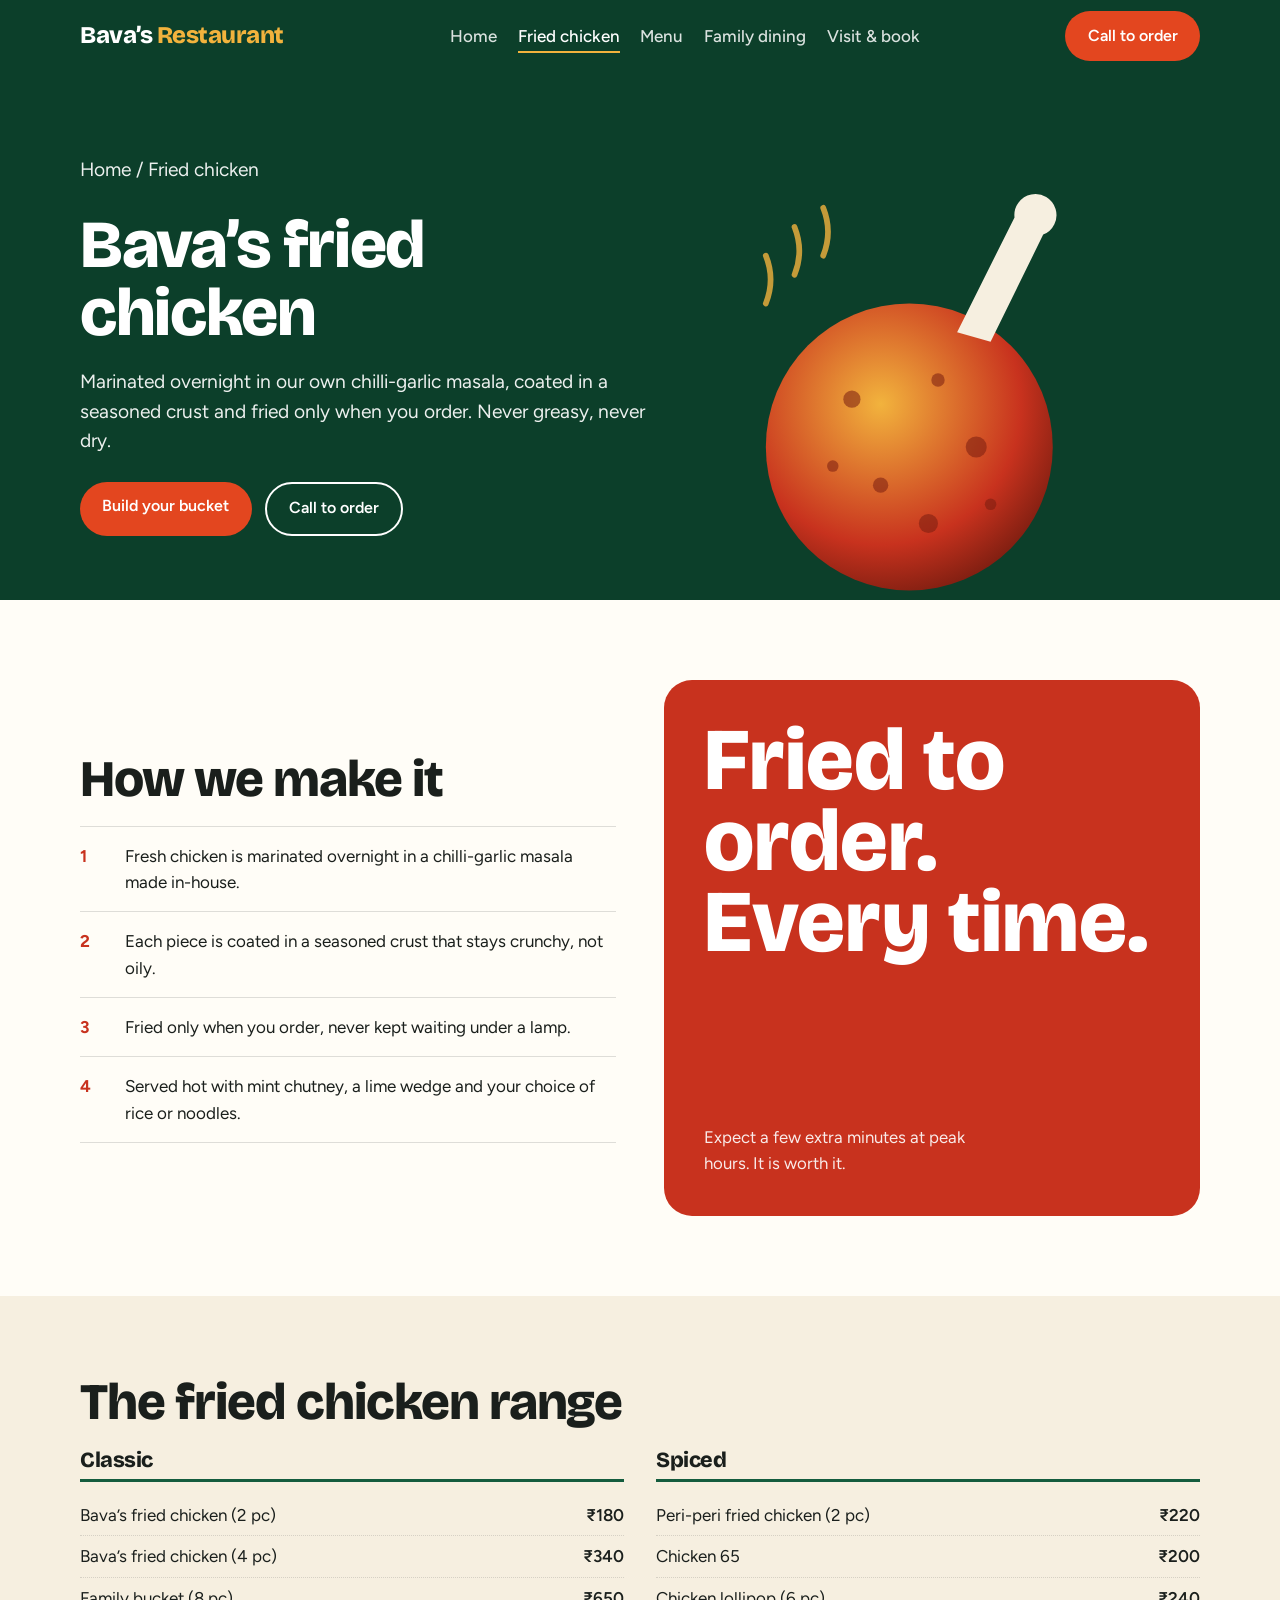
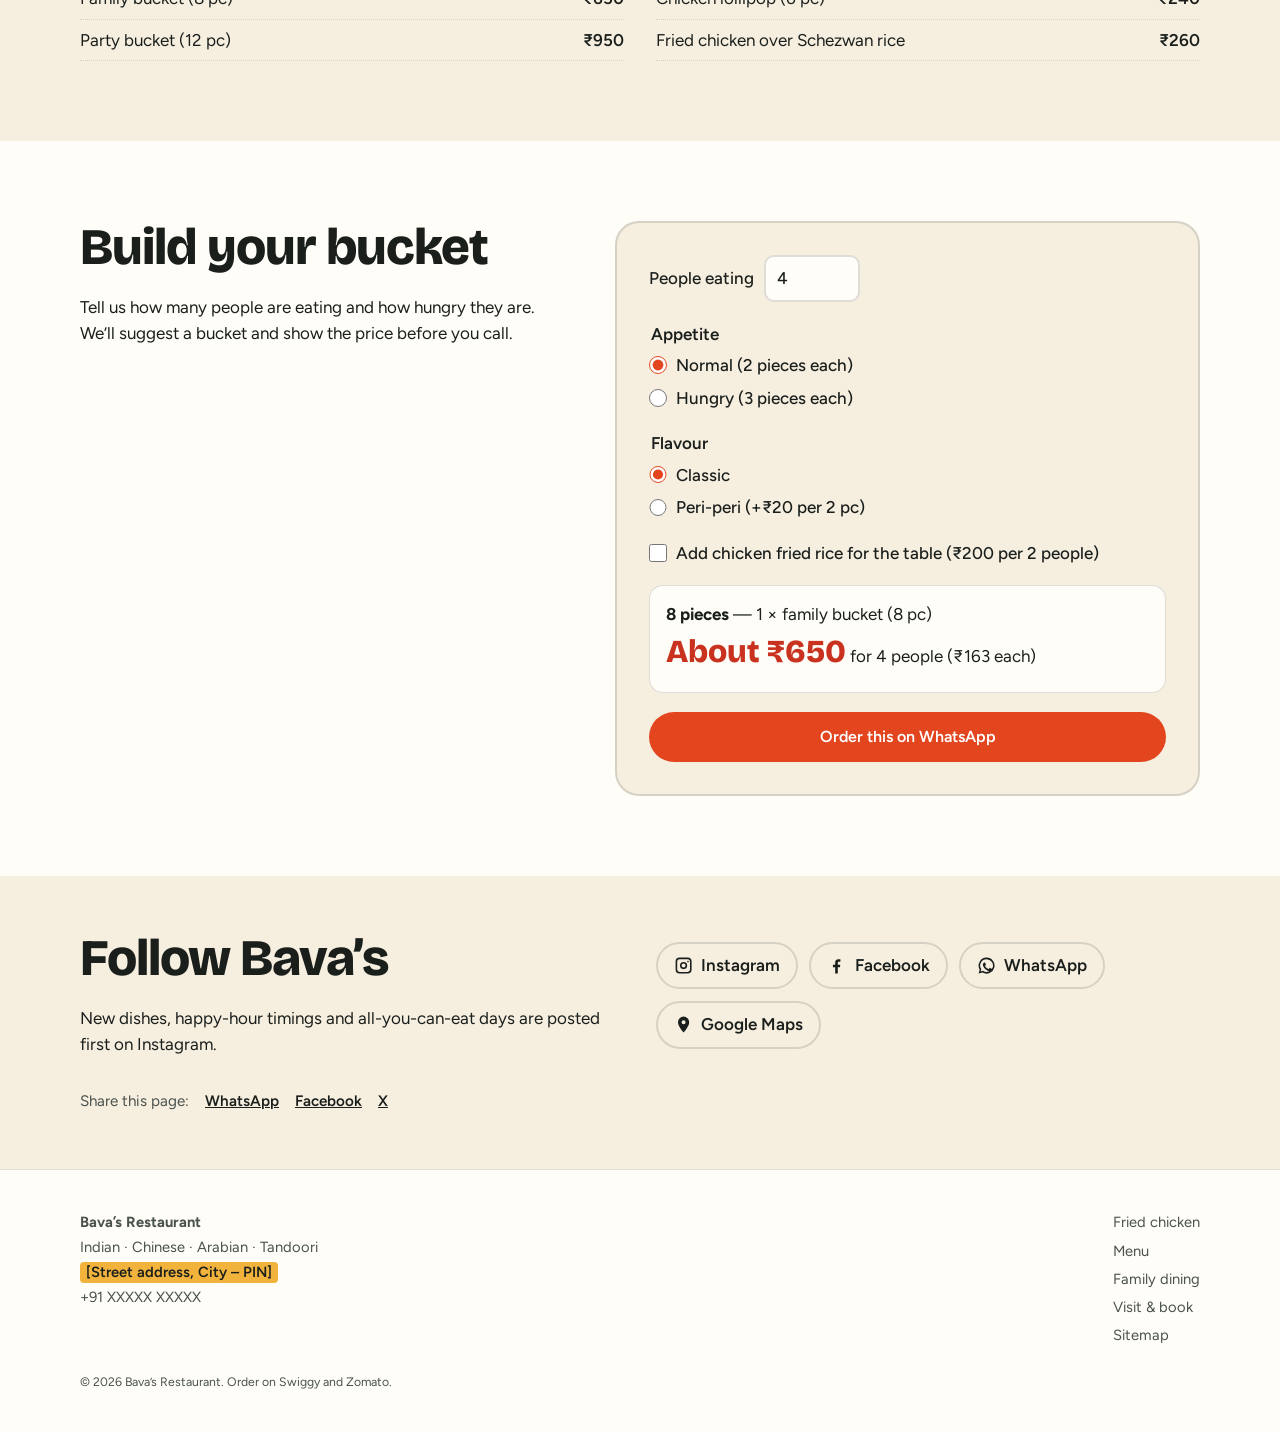
<file: fried-chicken/index.html>
<!DOCTYPE html>
<html lang="en-IN">
<head>
<meta charset="utf-8">
<meta name="viewport" content="width=device-width, initial-scale=1, viewport-fit=cover">
<title>Best Fried Chicken at Bava’s Restaurant | Crispy, Spicy, Fried to Order</title>
<meta name="description" content="Bava’s fried chicken is marinated overnight and double-fried to order. Try pieces, buckets, peri-peri and Chicken 65. Build your family bucket and see the price.">
<meta name="robots" content="index, follow, max-image-preview:large">
<link rel="canonical" href="https://YOUR-USERNAME.github.io/bavas-restaurant/fried-chicken/">
<meta property="og:type" content="website">
<meta property="og:site_name" content="Bava’s Restaurant">
<meta property="og:title" content="Best Fried Chicken at Bava’s Restaurant | Crispy, Spicy, Fried to Order">
<meta property="og:description" content="Bava’s fried chicken is marinated overnight and double-fried to order. Try pieces, buckets, peri-peri and Chicken 65. Build your family bucket and see the price.">
<meta property="og:url" content="https://YOUR-USERNAME.github.io/bavas-restaurant/fried-chicken/">
<meta property="og:image" content="https://YOUR-USERNAME.github.io/bavas-restaurant/images/og-bavas-fried-chicken.svg">
<meta property="og:locale" content="en_IN">
<meta name="twitter:card" content="summary_large_image">
<meta name="theme-color" content="#0C3F2A">
<link rel="icon" href="../images/favicon.svg" type="image/svg+xml">
<link rel="preconnect" href="https://fonts.googleapis.com">
<link rel="preconnect" href="https://fonts.gstatic.com" crossorigin>
<link href="https://fonts.googleapis.com/css2?family=Bricolage+Grotesque:opsz,wght@12..96,500;12..96,800&family=Figtree:wght@400;500;600&display=swap" rel="stylesheet">
<link rel="stylesheet" href="../styles.css">
<script type="application/ld+json">
{
  "@context": "https://schema.org",
  "@type": "Restaurant",
  "@id": "https://YOUR-USERNAME.github.io/bavas-restaurant/#restaurant",
  "name": "Bava's Restaurant",
  "url": "https://YOUR-USERNAME.github.io/bavas-restaurant/",
  "image": "https://YOUR-USERNAME.github.io/bavas-restaurant/images/og-bavas-fried-chicken.svg",
  "servesCuisine": ["Indian", "Chinese", "Arabian", "Tandoori", "Fried Chicken"],
  "priceRange": "₹200–400",
  "telephone": "+91-XXXXX-XXXXX",
  "address": {"@type": "PostalAddress", "streetAddress": "[Street address]", "addressLocality": "[City]", "addressRegion": "[State]", "postalCode": "[PIN]", "addressCountry": "IN"},
  "openingHoursSpecification": [{"@type": "OpeningHoursSpecification", "dayOfWeek": ["Monday","Tuesday","Wednesday","Thursday","Friday","Saturday","Sunday"], "opens": "11:00", "closes": "23:00"}],
  "aggregateRating": {"@type": "AggregateRating", "ratingValue": "4.3", "reviewCount": "279", "bestRating": "5"},
  "amenityFeature": [
    {"@type": "LocationFeatureSpecification", "name": "Family-friendly", "value": true},
    {"@type": "LocationFeatureSpecification", "name": "Private dining room", "value": true},
    {"@type": "LocationFeatureSpecification", "name": "All you can eat", "value": true},
    {"@type": "LocationFeatureSpecification", "name": "Happy-hour food", "value": true}
  ],
  "hasMenu": "https://YOUR-USERNAME.github.io/bavas-restaurant/menu/",
  "acceptsReservations": "True",
  "sameAs": ["https://www.instagram.com/bavasrestaurant", "https://www.facebook.com/bavasrestaurant", "https://www.google.com/maps/search/Bava's+Restaurant"]
}
</script>

</head>
<body>
<a class="skip" href="#main">Skip to content</a>
<header>
  <div class="wrap">
    <a class="logo" href="../" aria-label="Bava’s Restaurant home">Bava’s <span>Restaurant</span></a>
    <nav aria-label="Main">
      <a href="../">Home</a><a href="../fried-chicken/" aria-current=page>Fried chicken</a><a href="../menu/">Menu</a><a href="../family-dining/">Family dining</a><a href="../contact/">Visit & book</a>
    </nav>
    <a class="btn" href="tel:+91XXXXXXXXXX">Call to order</a>
  </div>
</header>
<main id="main">

<section class="hero compact" aria-labelledby="h1">
  <div class="wrap">
    <div>
      <p class="crumb"><a href="../">Home</a> / Fried chicken</p>
      <h1 id="h1">Bava’s fried chicken</h1>
      <p>Marinated overnight in our own chilli-garlic masala, coated in a seasoned crust and fried only when you order. Never greasy, never dry.</p>
      <div class="cta-row">
        <a class="btn" href="#bucket">Build your bucket</a>
        <a class="btn ghost" href="tel:+91XXXXXXXXXX">Call to order</a>
      </div>
    </div>
    <div class="hero-art"><svg class="drum" viewBox="0 0 400 460" xmlns="http://www.w3.org/2000/svg" role="img" aria-label="Illustration of a crispy fried chicken drumstick">
  <defs><radialGradient id="g" cx=".4" cy=".35" r=".7"><stop offset="0" stop-color="#F2B33D"/><stop offset=".7" stop-color="#C8321E"/><stop offset="1" stop-color="#7A1D10"/></radialGradient></defs>
  <circle cx="200" cy="300" r="150" fill="url(#g)"/>
  <g fill="#7A1D10" opacity=".55"><circle cx="140" cy="250" r="9"/><circle cx="230" cy="230" r="7"/><circle cx="270" cy="300" r="11"/><circle cx="170" cy="340" r="8"/><circle cx="220" cy="380" r="10"/><circle cx="120" cy="320" r="6"/><circle cx="285" cy="360" r="6"/></g>
  <path d="M250 180 l60 -120 a22 22 0 1 1 30 18 l-55 112z" fill="#F6EFE0"/>
  <g stroke="#F2B33D" stroke-width="6" stroke-linecap="round" fill="none" opacity=".8"><path d="M80 120 q10 -25 0 -50"/><path d="M110 100 q10 -25 0 -50"/><path d="M50 150 q10 -25 0 -50"/></g>
</svg></div>
  </div>
</section>

<section class="sig" aria-labelledby="h-how">
  <div class="wrap">
    <div>
      <h2 id="h-how">How we make it</h2>
      <ol class="steps">
        <li><b>1</b><span>Fresh chicken is marinated overnight in a chilli-garlic masala made in-house.</span></li>
        <li><b>2</b><span>Each piece is coated in a seasoned crust that stays crunchy, not oily.</span></li>
        <li><b>3</b><span>Fried only when you order, never kept waiting under a lamp.</span></li>
        <li><b>4</b><span>Served hot with mint chutney, a lime wedge and your choice of rice or noodles.</span></li>
      </ol>
    </div>
    <div class="sig-panel">
      <div class="big">Fried to order. Every time.</div>
      <small>Expect a few extra minutes at peak hours. It is worth it.</small>
    </div>
  </div>
</section>

<section class="menu" aria-labelledby="h-range">
  <div class="wrap">
    <h2 id="h-range">The fried chicken range</h2>
    <div class="menu-grid two">
      <div>
        <h3>Classic</h3>
        <ul>
          <li><span>Bava’s fried chicken (2 pc)</span><span>₹180</span></li>
          <li><span>Bava’s fried chicken (4 pc)</span><span>₹340</span></li>
          <li><span>Family bucket (8 pc)</span><span>₹650</span></li>
          <li><span>Party bucket (12 pc)</span><span>₹950</span></li>
        </ul>
      </div>
      <div>
        <h3>Spiced</h3>
        <ul>
          <li><span>Peri-peri fried chicken (2 pc)</span><span>₹220</span></li>
          <li><span>Chicken 65</span><span>₹200</span></li>
          <li><span>Chicken lollipop (6 pc)</span><span>₹240</span></li>
          <li><span>Fried chicken over Schezwan rice</span><span>₹260</span></li>
        </ul>
      </div>
    </div>
  </div>
</section>

<section class="bucket" id="bucket" aria-labelledby="h-bucket">
  <div class="wrap">
    <div>
      <h2 id="h-bucket">Build your bucket</h2>
      <p>Tell us how many people are eating and how hungry they are. We’ll suggest a bucket and show the price before you call.</p>
    </div>
    <form class="bucket-form" onsubmit="return false">
      <label>People eating <input type="number" id="people" min="1" max="30" value="4"></label>
      <fieldset><legend>Appetite</legend>
        <label><input type="radio" name="app" value="2" checked> Normal (2 pieces each)</label>
        <label><input type="radio" name="app" value="3"> Hungry (3 pieces each)</label>
      </fieldset>
      <fieldset><legend>Flavour</legend>
        <label><input type="radio" name="fl" value="classic" checked> Classic</label>
        <label><input type="radio" name="fl" value="peri"> Peri-peri (+₹20 per 2 pc)</label>
      </fieldset>
      <label><input type="checkbox" id="rice"> Add chicken fried rice for the table (₹200 per 2 people)</label>
      <output id="result" aria-live="polite"></output>
      <a class="btn" id="order" href="tel:+91XXXXXXXXXX">Call and order this</a>
    </form>
  </div>
</section>
<script>
(function(){
  var f=document.querySelector('.bucket-form'),o=document.getElementById('result'),btn=document.getElementById('order');
  function calc(){
    var p=+document.getElementById('people').value||1, each=+f.app.value, peri=f.fl.value==='peri', rice=document.getElementById('rice').checked;
    var pieces=p*each, price=0, parts=[];
    var twelve=Math.floor(pieces/12); pieces-=twelve*12; price+=twelve*950;
    var eight=Math.floor(pieces/8); pieces-=eight*8; price+=eight*650;
    var four=Math.floor(pieces/4); pieces-=four*4; price+=four*340;
    var two=Math.ceil(pieces/2); price+=two*180;
    if(twelve)parts.push(twelve+' × party bucket (12 pc)');
    if(eight)parts.push(eight+' × family bucket (8 pc)');
    if(four)parts.push(four+' × 4 pc');
    if(two)parts.push(two+' × 2 pc');
    var total=twelve*12+eight*8+four*4+two*2;
    if(peri)price+=Math.ceil(total/2)*20;
    var riceN=rice?Math.ceil(p/2):0; price+=riceN*200;
    o.innerHTML='<strong>'+total+' pieces'+(peri?' peri-peri':'')+'</strong> — '+parts.join(', ')+(riceN?', '+riceN+' × fried rice':'')+'<br><span class="total">About ₹'+price+'</span> for '+p+' people (₹'+Math.round(price/p)+' each)';
    btn.href='https://wa.me/91XXXXXXXXXX?text='+encodeURIComponent("Hi Bava's, I'd like to order "+total+" pieces of "+(peri?'peri-peri ':'')+'fried chicken'+(riceN?' and '+riceN+' chicken fried rice':'')+' for '+p+' people.');
    btn.textContent='Order this on WhatsApp';
  }
  f.addEventListener('input',calc);calc();
})();
</script>
</main>

<section class="social" aria-labelledby="h-social">
  <div class="wrap">
    <div>
      <h2 id="h-social">Follow Bava’s</h2>
      <p>New dishes, happy-hour timings and all-you-can-eat days are posted first on Instagram.</p>
    </div>
    <ul class="social-links">
      <li><a href="https://www.instagram.com/bavasrestaurant" rel="noopener" target="_blank"><svg viewBox="0 0 24 24" aria-hidden="true"><path d="M7 2h10a5 5 0 0 1 5 5v10a5 5 0 0 1-5 5H7a5 5 0 0 1-5-5V7a5 5 0 0 1 5-5zm0 2a3 3 0 0 0-3 3v10a3 3 0 0 0 3 3h10a3 3 0 0 0 3-3V7a3 3 0 0 0-3-3H7zm5 3.5a4.5 4.5 0 1 1 0 9 4.5 4.5 0 0 1 0-9zm0 2a2.5 2.5 0 1 0 0 5 2.5 2.5 0 0 0 0-5zM17.5 6a1 1 0 1 1 0 2 1 1 0 0 1 0-2z"/></svg>Instagram</a></li>
      <li><a href="https://www.facebook.com/bavasrestaurant" rel="noopener" target="_blank"><svg viewBox="0 0 24 24" aria-hidden="true"><path d="M13.5 22v-8h2.7l.4-3.2h-3.1V8.8c0-.9.3-1.6 1.6-1.6h1.7V4.3c-.3 0-1.3-.1-2.5-.1-2.5 0-4.1 1.5-4.1 4.2v2.4H7.4V14h2.8v8h3.3z"/></svg>Facebook</a></li>
      <li><a href="https://wa.me/91XXXXXXXXXX?text=Hi%20Bava's%2C%20I'd%20like%20to%20order" rel="noopener" target="_blank"><svg viewBox="0 0 24 24" aria-hidden="true"><path d="M12 2a10 10 0 0 0-8.6 15.1L2 22l5-1.3A10 10 0 1 0 12 2zm0 2a8 8 0 1 1-4.2 14.8l-.3-.2-2.9.8.8-2.8-.2-.3A8 8 0 0 1 12 4zm-3 4.3c-.2 0-.5 0-.7.3-.3.3-1 1-1 2.4s1 2.8 1.2 3c.1.2 2 3.1 4.9 4.3 2.4 1 2.9.8 3.4.7.5 0 1.7-.7 1.9-1.4.2-.7.2-1.2.2-1.4-.1-.1-.3-.2-.6-.3l-2-1c-.3-.1-.5-.1-.7.2l-.9 1.1c-.2.2-.3.2-.6.1-.3-.2-1.2-.5-2.3-1.5-.9-.8-1.5-1.7-1.6-2-.2-.3 0-.5.1-.6l.5-.6.3-.5v-.5l-.9-2.1c-.2-.5-.5-.5-.7-.5h-.5z"/></svg>WhatsApp</a></li>
      <li><a href="https://www.google.com/maps/search/Bava's+Restaurant" rel="noopener" target="_blank"><svg viewBox="0 0 24 24" aria-hidden="true"><path d="M12 2a7 7 0 0 0-7 7c0 5.2 7 13 7 13s7-7.8 7-13a7 7 0 0 0-7-7zm0 9.5a2.5 2.5 0 1 1 0-5 2.5 2.5 0 0 1 0 5z"/></svg>Google Maps</a></li>
    </ul>
    <div class="share">
      <span>Share this page:</span>
      <a href="https://wa.me/?text=https://YOUR-USERNAME.github.io/bavas-restaurant/fried-chicken/" rel="noopener" target="_blank">WhatsApp</a>
      <a href="https://www.facebook.com/sharer/sharer.php?u=https://YOUR-USERNAME.github.io/bavas-restaurant/fried-chicken/" rel="noopener" target="_blank">Facebook</a>
      <a href="https://twitter.com/intent/tweet?url=https://YOUR-USERNAME.github.io/bavas-restaurant/fried-chicken/&text=Best%20fried%20chicken%20at%20Bava's" rel="noopener" target="_blank">X</a>
    </div>
  </div>
</section>

<footer>
  <div class="wrap">
    <div>
      <strong>Bava’s Restaurant</strong><br>
      Indian · Chinese · Arabian · Tandoori<br>
      <span class="todo">[Street address, City – PIN]</span><br>
      <a href="tel:+91XXXXXXXXXX">+91 XXXXX XXXXX</a>
    </div>
    <nav aria-label="Footer">
      <a href="../fried-chicken/">Fried chicken</a>
      <a href="../menu/">Menu</a>
      <a href="../family-dining/">Family dining</a>
      <a href="../contact/">Visit &amp; book</a>
      <a href="../sitemap.xml">Sitemap</a>
    </nav>
    <small>© 2026 Bava’s Restaurant. Order on Swiggy and Zomato.</small>
  </div>
</footer>

<div class="mobile-cta" aria-label="Quick actions">
  <a href="tel:+91XXXXXXXXXX">Call</a>
  <a href="https://wa.me/91XXXXXXXXXX?text=Hi%20Bava's%2C%20I'd%20like%20to%20book%20a%20table" rel="noopener">WhatsApp</a>
  <a href="https://www.google.com/maps/search/Bava's+Restaurant" rel="noopener">Directions</a>
</div>
</body>
</html>
</file>
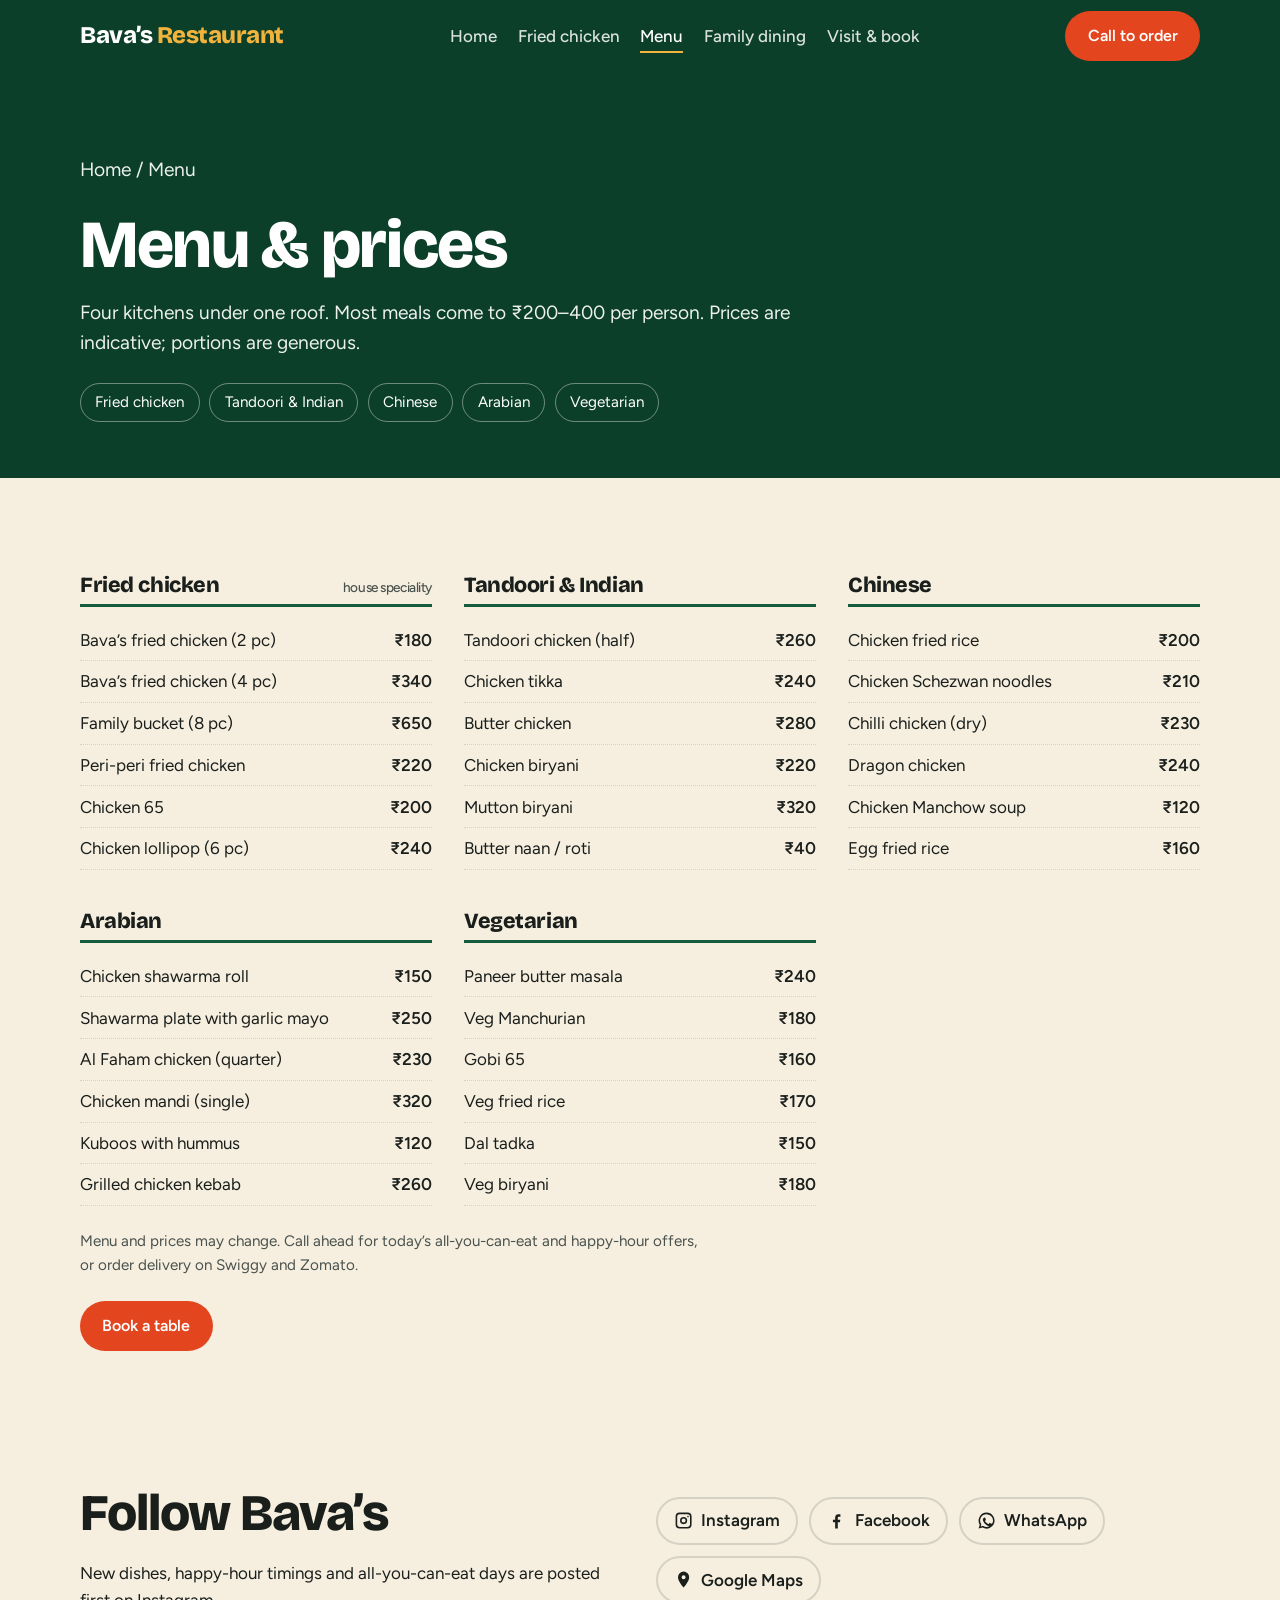
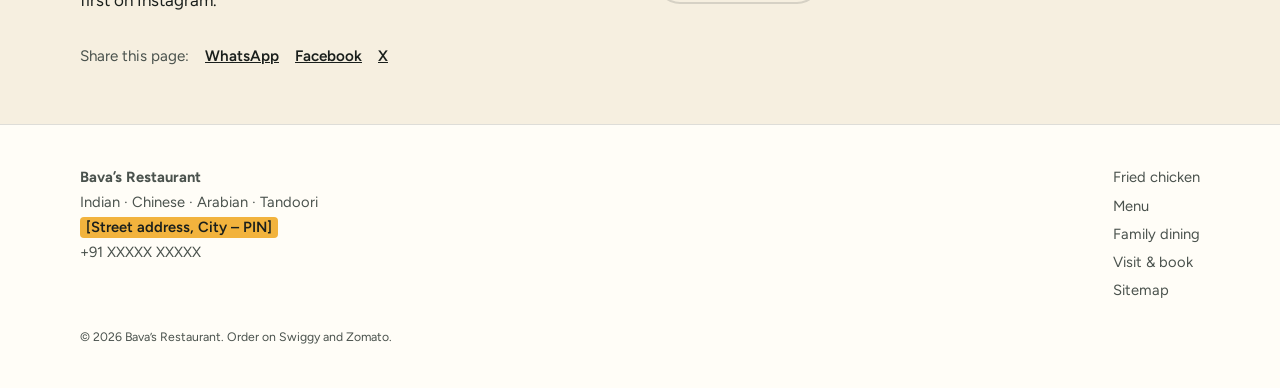
<file: menu/index.html>
<!DOCTYPE html>
<html lang="en-IN">
<head>
<meta charset="utf-8">
<meta name="viewport" content="width=device-width, initial-scale=1, viewport-fit=cover">
<title>Menu & Prices | Bava’s Restaurant – Fried Chicken, Tandoori, Chinese, Arabian</title>
<meta name="description" content="Full menu with prices for Bava’s Restaurant: fried chicken, tandoori and Indian curries, Chinese noodles and fried rice, Arabian shawarma, Al Faham and mandi. Meals ₹200–400.">
<meta name="robots" content="index, follow, max-image-preview:large">
<link rel="canonical" href="https://YOUR-USERNAME.github.io/bavas-restaurant/menu/">
<meta property="og:type" content="website">
<meta property="og:site_name" content="Bava’s Restaurant">
<meta property="og:title" content="Menu & Prices | Bava’s Restaurant – Fried Chicken, Tandoori, Chinese, Arabian">
<meta property="og:description" content="Full menu with prices for Bava’s Restaurant: fried chicken, tandoori and Indian curries, Chinese noodles and fried rice, Arabian shawarma, Al Faham and mandi. Meals ₹200–400.">
<meta property="og:url" content="https://YOUR-USERNAME.github.io/bavas-restaurant/menu/">
<meta property="og:image" content="https://YOUR-USERNAME.github.io/bavas-restaurant/images/og-bavas-fried-chicken.svg">
<meta property="og:locale" content="en_IN">
<meta name="twitter:card" content="summary_large_image">
<meta name="theme-color" content="#0C3F2A">
<link rel="icon" href="../images/favicon.svg" type="image/svg+xml">
<link rel="preconnect" href="https://fonts.googleapis.com">
<link rel="preconnect" href="https://fonts.gstatic.com" crossorigin>
<link href="https://fonts.googleapis.com/css2?family=Bricolage+Grotesque:opsz,wght@12..96,500;12..96,800&family=Figtree:wght@400;500;600&display=swap" rel="stylesheet">
<link rel="stylesheet" href="../styles.css">
<script type="application/ld+json">
{
  "@context": "https://schema.org",
  "@type": "Restaurant",
  "@id": "https://YOUR-USERNAME.github.io/bavas-restaurant/#restaurant",
  "name": "Bava's Restaurant",
  "url": "https://YOUR-USERNAME.github.io/bavas-restaurant/",
  "image": "https://YOUR-USERNAME.github.io/bavas-restaurant/images/og-bavas-fried-chicken.svg",
  "servesCuisine": ["Indian", "Chinese", "Arabian", "Tandoori", "Fried Chicken"],
  "priceRange": "₹200–400",
  "telephone": "+91-XXXXX-XXXXX",
  "address": {"@type": "PostalAddress", "streetAddress": "[Street address]", "addressLocality": "[City]", "addressRegion": "[State]", "postalCode": "[PIN]", "addressCountry": "IN"},
  "openingHoursSpecification": [{"@type": "OpeningHoursSpecification", "dayOfWeek": ["Monday","Tuesday","Wednesday","Thursday","Friday","Saturday","Sunday"], "opens": "11:00", "closes": "23:00"}],
  "aggregateRating": {"@type": "AggregateRating", "ratingValue": "4.3", "reviewCount": "279", "bestRating": "5"},
  "amenityFeature": [
    {"@type": "LocationFeatureSpecification", "name": "Family-friendly", "value": true},
    {"@type": "LocationFeatureSpecification", "name": "Private dining room", "value": true},
    {"@type": "LocationFeatureSpecification", "name": "All you can eat", "value": true},
    {"@type": "LocationFeatureSpecification", "name": "Happy-hour food", "value": true}
  ],
  "hasMenu": "https://YOUR-USERNAME.github.io/bavas-restaurant/menu/",
  "acceptsReservations": "True",
  "sameAs": ["https://www.instagram.com/bavasrestaurant", "https://www.facebook.com/bavasrestaurant", "https://www.google.com/maps/search/Bava's+Restaurant"]
}
</script>

</head>
<body>
<a class="skip" href="#main">Skip to content</a>
<header>
  <div class="wrap">
    <a class="logo" href="../" aria-label="Bava’s Restaurant home">Bava’s <span>Restaurant</span></a>
    <nav aria-label="Main">
      <a href="../">Home</a><a href="../fried-chicken/">Fried chicken</a><a href="../menu/" aria-current=page>Menu</a><a href="../family-dining/">Family dining</a><a href="../contact/">Visit & book</a>
    </nav>
    <a class="btn" href="tel:+91XXXXXXXXXX">Call to order</a>
  </div>
</header>
<main id="main">

<section class="hero compact" aria-labelledby="h1">
  <div class="wrap one">
    <div>
      <p class="crumb"><a href="../">Home</a> / Menu</p>
      <h1 id="h1">Menu &amp; prices</h1>
      <p>Four kitchens under one roof. Most meals come to ₹200–400 per person. Prices are indicative; portions are generous.</p>
      <nav class="jump" aria-label="Menu sections"><a href="#fried-chicken">Fried chicken</a><a href="#tandoori">Tandoori &amp; Indian</a><a href="#chinese">Chinese</a><a href="#arabian">Arabian</a><a href="#veg">Vegetarian</a></nav>
    </div>
  </div>
</section>
<section class="menu" aria-label="Menu items">
  <div class="wrap">
    <div class="menu-grid">
      <div id="fried-chicken"><h3>Fried chicken <em>house speciality</em></h3><ul><li><span>Bava’s fried chicken (2 pc)</span><span>₹180</span></li><li><span>Bava’s fried chicken (4 pc)</span><span>₹340</span></li><li><span>Family bucket (8 pc)</span><span>₹650</span></li><li><span>Peri-peri fried chicken</span><span>₹220</span></li><li><span>Chicken 65</span><span>₹200</span></li><li><span>Chicken lollipop (6 pc)</span><span>₹240</span></li></ul></div>
      <div id="tandoori"><h3>Tandoori &amp; Indian</h3><ul><li><span>Tandoori chicken (half)</span><span>₹260</span></li><li><span>Chicken tikka</span><span>₹240</span></li><li><span>Butter chicken</span><span>₹280</span></li><li><span>Chicken biryani</span><span>₹220</span></li><li><span>Mutton biryani</span><span>₹320</span></li><li><span>Butter naan / roti</span><span>₹40</span></li></ul></div>
      <div id="chinese"><h3>Chinese</h3><ul><li><span>Chicken fried rice</span><span>₹200</span></li><li><span>Chicken Schezwan noodles</span><span>₹210</span></li><li><span>Chilli chicken (dry)</span><span>₹230</span></li><li><span>Dragon chicken</span><span>₹240</span></li><li><span>Chicken Manchow soup</span><span>₹120</span></li><li><span>Egg fried rice</span><span>₹160</span></li></ul></div>
      <div id="arabian"><h3>Arabian</h3><ul><li><span>Chicken shawarma roll</span><span>₹150</span></li><li><span>Shawarma plate with garlic mayo</span><span>₹250</span></li><li><span>Al Faham chicken (quarter)</span><span>₹230</span></li><li><span>Chicken mandi (single)</span><span>₹320</span></li><li><span>Kuboos with hummus</span><span>₹120</span></li><li><span>Grilled chicken kebab</span><span>₹260</span></li></ul></div>
      <div id="veg"><h3>Vegetarian</h3><ul><li><span>Paneer butter masala</span><span>₹240</span></li><li><span>Veg Manchurian</span><span>₹180</span></li><li><span>Gobi 65</span><span>₹160</span></li><li><span>Veg fried rice</span><span>₹170</span></li><li><span>Dal tadka</span><span>₹150</span></li><li><span>Veg biryani</span><span>₹180</span></li></ul></div>
    </div>
    <p class="note">Menu and prices may change. Call ahead for today’s all-you-can-eat and happy-hour offers, or order delivery on Swiggy and Zomato.</p>
    <p><a class="btn" href="../contact/">Book a table</a></p>
  </div>
</section>
</main>

<section class="social" aria-labelledby="h-social">
  <div class="wrap">
    <div>
      <h2 id="h-social">Follow Bava’s</h2>
      <p>New dishes, happy-hour timings and all-you-can-eat days are posted first on Instagram.</p>
    </div>
    <ul class="social-links">
      <li><a href="https://www.instagram.com/bavasrestaurant" rel="noopener" target="_blank"><svg viewBox="0 0 24 24" aria-hidden="true"><path d="M7 2h10a5 5 0 0 1 5 5v10a5 5 0 0 1-5 5H7a5 5 0 0 1-5-5V7a5 5 0 0 1 5-5zm0 2a3 3 0 0 0-3 3v10a3 3 0 0 0 3 3h10a3 3 0 0 0 3-3V7a3 3 0 0 0-3-3H7zm5 3.5a4.5 4.5 0 1 1 0 9 4.5 4.5 0 0 1 0-9zm0 2a2.5 2.5 0 1 0 0 5 2.5 2.5 0 0 0 0-5zM17.5 6a1 1 0 1 1 0 2 1 1 0 0 1 0-2z"/></svg>Instagram</a></li>
      <li><a href="https://www.facebook.com/bavasrestaurant" rel="noopener" target="_blank"><svg viewBox="0 0 24 24" aria-hidden="true"><path d="M13.5 22v-8h2.7l.4-3.2h-3.1V8.8c0-.9.3-1.6 1.6-1.6h1.7V4.3c-.3 0-1.3-.1-2.5-.1-2.5 0-4.1 1.5-4.1 4.2v2.4H7.4V14h2.8v8h3.3z"/></svg>Facebook</a></li>
      <li><a href="https://wa.me/91XXXXXXXXXX?text=Hi%20Bava's%2C%20I'd%20like%20to%20order" rel="noopener" target="_blank"><svg viewBox="0 0 24 24" aria-hidden="true"><path d="M12 2a10 10 0 0 0-8.6 15.1L2 22l5-1.3A10 10 0 1 0 12 2zm0 2a8 8 0 1 1-4.2 14.8l-.3-.2-2.9.8.8-2.8-.2-.3A8 8 0 0 1 12 4zm-3 4.3c-.2 0-.5 0-.7.3-.3.3-1 1-1 2.4s1 2.8 1.2 3c.1.2 2 3.1 4.9 4.3 2.4 1 2.9.8 3.4.7.5 0 1.7-.7 1.9-1.4.2-.7.2-1.2.2-1.4-.1-.1-.3-.2-.6-.3l-2-1c-.3-.1-.5-.1-.7.2l-.9 1.1c-.2.2-.3.2-.6.1-.3-.2-1.2-.5-2.3-1.5-.9-.8-1.5-1.7-1.6-2-.2-.3 0-.5.1-.6l.5-.6.3-.5v-.5l-.9-2.1c-.2-.5-.5-.5-.7-.5h-.5z"/></svg>WhatsApp</a></li>
      <li><a href="https://www.google.com/maps/search/Bava's+Restaurant" rel="noopener" target="_blank"><svg viewBox="0 0 24 24" aria-hidden="true"><path d="M12 2a7 7 0 0 0-7 7c0 5.2 7 13 7 13s7-7.8 7-13a7 7 0 0 0-7-7zm0 9.5a2.5 2.5 0 1 1 0-5 2.5 2.5 0 0 1 0 5z"/></svg>Google Maps</a></li>
    </ul>
    <div class="share">
      <span>Share this page:</span>
      <a href="https://wa.me/?text=https://YOUR-USERNAME.github.io/bavas-restaurant/menu/" rel="noopener" target="_blank">WhatsApp</a>
      <a href="https://www.facebook.com/sharer/sharer.php?u=https://YOUR-USERNAME.github.io/bavas-restaurant/menu/" rel="noopener" target="_blank">Facebook</a>
      <a href="https://twitter.com/intent/tweet?url=https://YOUR-USERNAME.github.io/bavas-restaurant/menu/&text=Best%20fried%20chicken%20at%20Bava's" rel="noopener" target="_blank">X</a>
    </div>
  </div>
</section>

<footer>
  <div class="wrap">
    <div>
      <strong>Bava’s Restaurant</strong><br>
      Indian · Chinese · Arabian · Tandoori<br>
      <span class="todo">[Street address, City – PIN]</span><br>
      <a href="tel:+91XXXXXXXXXX">+91 XXXXX XXXXX</a>
    </div>
    <nav aria-label="Footer">
      <a href="../fried-chicken/">Fried chicken</a>
      <a href="../menu/">Menu</a>
      <a href="../family-dining/">Family dining</a>
      <a href="../contact/">Visit &amp; book</a>
      <a href="../sitemap.xml">Sitemap</a>
    </nav>
    <small>© 2026 Bava’s Restaurant. Order on Swiggy and Zomato.</small>
  </div>
</footer>

<div class="mobile-cta" aria-label="Quick actions">
  <a href="tel:+91XXXXXXXXXX">Call</a>
  <a href="https://wa.me/91XXXXXXXXXX?text=Hi%20Bava's%2C%20I'd%20like%20to%20book%20a%20table" rel="noopener">WhatsApp</a>
  <a href="https://www.google.com/maps/search/Bava's+Restaurant" rel="noopener">Directions</a>
</div>
</body>
</html>
</file>
<file: styles.css>
:root{
  --green:#145C3E; --green-deep:#0C3F2A; --red:#C8321E; --red-hot:#E3461F;
  --paper:#FFFDF7; --paper-2:#F6EFE0; --ink:#1A1F1C; --ink-2:#4A524D; --gold:#F2B33D;
  --bg:var(--paper); --surface:var(--paper-2); --fg:var(--ink); --fg-2:var(--ink-2);
  --line:rgba(26,31,28,.14);
  box-sizing:border-box;
  padding-top:env(safe-area-inset-top,0px); padding-bottom:env(safe-area-inset-bottom,0px);
}
@media (prefers-color-scheme:dark){
  :root:not([data-theme="light"]){ color-scheme:dark;
    --bg:#101614; --surface:#182220; --fg:#F3EEE2; --fg-2:#B9B3A5; --line:rgba(243,238,226,.14); --green:#1E7A53; }
}
:root[data-theme="dark"]{ color-scheme:dark;
  --bg:#101614; --surface:#182220; --fg:#F3EEE2; --fg-2:#B9B3A5; --line:rgba(243,238,226,.14); --green:#1E7A53; }

*{box-sizing:inherit;margin:0}
html{scroll-behavior:smooth;scroll-padding-top:calc(80px + env(safe-area-inset-top,0px))}
@media (prefers-reduced-motion:reduce){html{scroll-behavior:auto}}
body{background:var(--bg);color:var(--fg);font:400 17px/1.55 "Figtree",system-ui,sans-serif;-webkit-font-smoothing:antialiased;padding-bottom:64px}
@media (min-width:721px){body{padding-bottom:0}}
h1,h2,h3{font-family:"Bricolage Grotesque","Figtree",sans-serif;font-weight:800;line-height:1.02;letter-spacing:-.02em}
h2{font-size:clamp(2rem,4.5vw,3.2rem);margin-bottom:.4em}
p{max-width:62ch}
a{color:inherit}
img,svg{max-width:100%}
:focus-visible{outline:3px solid var(--gold);outline-offset:3px}
.skip{position:absolute;left:-999px;top:8px;background:var(--gold);color:var(--ink);padding:.5rem 1rem;z-index:20}
.skip:focus{left:8px}
.wrap{width:min(1120px,100% - 2.5rem);margin-inline:auto}
section{padding:5rem 0}
.todo{background:var(--gold);color:var(--ink);padding:.1em .4em;border-radius:4px;font-weight:600}
.note{color:var(--fg-2);font-size:.95rem;margin:1.5rem 0}
.crumb{font-size:.9rem;opacity:.75;margin-bottom:1rem}
.crumb a{text-decoration:none}

/* header */
body::before{content:"";position:fixed;inset:0 0 auto;height:env(safe-area-inset-top,0px);background:var(--green-deep);z-index:10}
header{position:sticky;top:env(safe-area-inset-top,0px);z-index:9;background:var(--green-deep);color:#fff}
header .wrap{display:flex;align-items:center;justify-content:space-between;gap:1rem;height:72px}
.logo{font-family:"Bricolage Grotesque",sans-serif;font-weight:800;font-size:1.5rem;text-decoration:none;letter-spacing:-.02em}
.logo span{color:var(--gold)}
header nav a{text-decoration:none;font-weight:500;margin-left:1.3rem;opacity:.85;padding:.3rem 0;border-bottom:2px solid transparent}
header nav a:hover,header nav a[aria-current]{opacity:1;border-color:var(--gold)}
.btn{display:inline-block;background:var(--red-hot);color:#fff;text-decoration:none;font-weight:600;padding:.8rem 1.4rem;border-radius:999px;border:0;cursor:pointer;font-size:1rem;text-align:center}
.btn:hover{background:var(--red)}
.btn.ghost{background:transparent;border:2px solid currentColor;color:inherit}
.btn.ghost:hover{background:rgba(127,127,127,.12)}
@media (max-width:860px){header nav{display:none}}

/* mobile sticky CTA */
.mobile-cta{position:fixed;left:0;right:0;bottom:0;display:grid;grid-template-columns:1fr 1fr 1fr;background:var(--green-deep);padding:0 0 env(safe-area-inset-bottom,0px);z-index:9;border-top:1px solid rgba(255,255,255,.15)}
.mobile-cta a{color:#fff;text-decoration:none;text-align:center;padding:.9rem 0;font-weight:600;font-size:.95rem}
.mobile-cta a+a{border-left:1px solid rgba(255,255,255,.15)}
@media (min-width:721px){.mobile-cta{display:none}}

/* hero */
.hero{background:var(--green-deep);color:#fff;padding:4rem 0 0;overflow:hidden}
.hero .wrap{display:grid;grid-template-columns:1.1fr .9fr;gap:3rem;align-items:end}
.hero .wrap.one{grid-template-columns:1fr;padding-bottom:3.5rem}
.hero h1{font-size:clamp(2.6rem,7vw,5.6rem);max-width:12ch}
.hero p{font-size:1.2rem;opacity:.92;margin:1.2rem 0 1.6rem}
.hero.compact h1{font-size:clamp(2.4rem,5.5vw,4.2rem)}
.rating{display:inline-flex;align-items:center;gap:.5rem;background:rgba(255,255,255,.1);padding:.4rem .9rem;border-radius:999px;font-weight:600;margin-bottom:1.5rem}
.rating b{color:var(--gold)}
.hero-art{position:relative;height:440px}
.drum{position:absolute;inset:auto 0 0 0;height:100%}
.cta-row{display:flex;gap:.8rem;flex-wrap:wrap}
.hero .cta-row{padding-bottom:4rem}
.jump{display:flex;gap:.6rem;flex-wrap:wrap}
.jump a{text-decoration:none;border:1px solid rgba(255,255,255,.4);padding:.4rem .9rem;border-radius:999px;font-size:.95rem}
.jump a:hover{background:rgba(255,255,255,.12)}
@media (max-width:860px){.hero .wrap{grid-template-columns:1fr}.hero-art{height:280px}.hero.compact .hero-art{display:none}.hero .cta-row{padding-bottom:3rem}}

/* ticker */
.ticker{background:var(--red-hot);color:#fff;font-family:"Bricolage Grotesque",sans-serif;font-weight:800;font-size:1.15rem;padding:.7rem 0;white-space:nowrap;overflow:hidden}
.ticker div{display:inline-block;animation:slide 28s linear infinite}
.ticker span{margin:0 2.2rem}
@keyframes slide{to{transform:translateX(-50%)}}
@media (prefers-reduced-motion:reduce){.ticker div{animation:none}}

/* signature */
.sig .wrap{display:grid;grid-template-columns:1fr 1fr;gap:3rem;align-items:center}
.sig-panel{background:var(--red);color:#fff;border-radius:28px;padding:2.5rem;aspect-ratio:1;display:flex;flex-direction:column;justify-content:space-between}
.sig-panel .big{font-family:"Bricolage Grotesque",sans-serif;font-weight:800;font-size:clamp(2.6rem,7vw,5.5rem);line-height:.92}
.sig-panel small{font-size:1.05rem;opacity:.9;max-width:28ch}
.steps{list-style:none;padding:0;margin-top:1rem;border-top:1px solid var(--line)}
.steps li{padding:1rem 0;border-bottom:1px solid var(--line);display:grid;grid-template-columns:2.2rem 1fr;gap:.6rem}
.steps li b{color:var(--red)}
@media (max-width:860px){.sig .wrap{grid-template-columns:1fr}.sig-panel{aspect-ratio:auto;gap:2rem}}

/* kitchens */
.kitchen-grid{display:grid;grid-template-columns:repeat(auto-fit,minmax(230px,1fr));gap:1.2rem;margin-top:2rem}
.kitchen-grid a{display:block;text-decoration:none;padding:1.6rem;border:2px solid var(--line);border-radius:18px}
.kitchen-grid a:hover{border-color:var(--green);background:var(--surface)}
.kitchen-grid h3{font-size:1.4rem;margin-bottom:.5rem;color:var(--green)}
.kitchen-grid p{font-size:.98rem;color:var(--fg-2)}

/* menu */
.menu{background:var(--surface)}
.menu-grid{display:grid;grid-template-columns:repeat(auto-fit,minmax(260px,1fr));gap:2.5rem 2rem;margin-top:1rem}
.menu-grid.two{grid-template-columns:repeat(auto-fit,minmax(300px,1fr))}
.menu h3{font-size:1.35rem;padding-bottom:.5rem;border-bottom:3px solid var(--green);margin-bottom:.8rem;display:flex;justify-content:space-between;align-items:baseline;gap:1rem}
.menu h3 em{font:500 .85rem "Figtree",sans-serif;color:var(--fg-2)}
.menu ul{list-style:none;padding:0}
.menu li{display:flex;justify-content:space-between;gap:1rem;padding:.45rem 0;border-bottom:1px dotted var(--line)}
.menu li span:last-child{font-weight:600;white-space:nowrap}

/* bucket builder */
.bucket .wrap{display:grid;grid-template-columns:1fr 1.2fr;gap:3rem;align-items:start}
.bucket-form{background:var(--surface);border-radius:24px;padding:2rem;display:grid;gap:1.2rem;border:2px solid var(--line)}
.bucket-form label{display:flex;align-items:center;gap:.6rem;font-weight:500}
.bucket-form input[type=number]{font:inherit;padding:.5rem .7rem;border:2px solid var(--line);border-radius:10px;width:6rem;background:var(--bg);color:var(--fg)}
.bucket-form fieldset{border:0;padding:0;display:grid;gap:.4rem}
.bucket-form legend{font-weight:600;margin-bottom:.3rem}
.bucket-form input[type=radio],.bucket-form input[type=checkbox]{accent-color:var(--red-hot);width:1.1rem;height:1.1rem}
#result{display:block;padding:1rem;border-radius:14px;background:var(--bg);border:1px solid var(--line);line-height:1.5}
#result .total{font-family:"Bricolage Grotesque",sans-serif;font-weight:800;font-size:2rem;color:var(--red)}
@media (max-width:860px){.bucket .wrap{grid-template-columns:1fr}}

/* family */
.fam .wrap{display:grid;grid-template-columns:repeat(3,1fr);gap:1.5rem}
.fam-head,.fam-cta{grid-column:1/-1}
.fam-head{margin-bottom:1rem}
.fam article{padding:2rem;border-radius:20px;color:#fff}
.fam article:nth-of-type(1){background:var(--green)}
.fam article:nth-of-type(2){background:var(--red)}
.fam article:nth-of-type(3){background:var(--gold);color:var(--ink)}
.fam h3{font-size:1.6rem;margin-bottom:.6rem}
@media (max-width:860px){.fam .wrap{grid-template-columns:1fr}}

/* plan */
.plan{background:var(--surface)}
.plan .wrap{display:grid;grid-template-columns:1.2fr .8fr;gap:3rem;align-items:center}
.checks{list-style:none;padding:0;margin-top:1rem}
.checks li{padding:.5rem 0 .5rem 1.8rem;position:relative;border-bottom:1px dotted var(--line)}
.checks li::before{content:"";position:absolute;left:0;top:.9rem;width:.9rem;height:.5rem;border-left:3px solid var(--green);border-bottom:3px solid var(--green);transform:rotate(-45deg)}
.cta-card{background:var(--green-deep);color:#fff;border-radius:24px;padding:2.5rem;display:grid;gap:.8rem}
.cta-card h3{font-size:1.8rem}
.cta-card p{opacity:.85;margin-bottom:.5rem}
@media (max-width:860px){.plan .wrap{grid-template-columns:1fr}}

/* reviews */
.rev{background:var(--green-deep);color:#fff}
.rev .wrap{display:grid;grid-template-columns:1fr 2fr;gap:3rem;align-items:center}
.score{font-family:"Bricolage Grotesque",sans-serif;font-weight:800;font-size:7rem;line-height:1;color:var(--gold)}
blockquote{border-left:4px solid var(--gold);padding-left:1.2rem;margin-bottom:1.4rem;font-size:1.1rem}
blockquote cite{display:block;font-style:normal;font-size:.9rem;opacity:.8;margin-top:.4rem}
@media (max-width:860px){.rev .wrap{grid-template-columns:1fr}}

/* visit + faq */
.visit .wrap{display:grid;grid-template-columns:1fr 1fr;gap:3rem}
address{font-style:normal;line-height:1.8}
details{border-top:1px solid var(--line);padding:1rem 0}
details:last-of-type{border-bottom:1px solid var(--line)}
summary{cursor:pointer;font-weight:600;font-size:1.05rem;list-style:none;display:flex;justify-content:space-between}
summary::-webkit-details-marker{display:none}
summary::after{content:"+";font-weight:800;color:var(--red)}
details[open] summary::after{content:"–"}
details p{margin-top:.6rem;color:var(--fg-2)}
@media (max-width:860px){.visit .wrap{grid-template-columns:1fr}}

/* social */
.social{background:var(--surface);padding:3.5rem 0}
.social .wrap{display:grid;grid-template-columns:1fr 1fr;gap:2rem;align-items:center}
.social-links{list-style:none;padding:0;display:flex;flex-wrap:wrap;gap:.7rem}
.social-links a{display:inline-flex;align-items:center;gap:.5rem;text-decoration:none;font-weight:600;border:2px solid var(--line);border-radius:999px;padding:.55rem 1rem}
.social-links a:hover{border-color:var(--green);color:var(--green)}
.social-links svg{width:1.2rem;height:1.2rem;fill:currentColor}
.share{grid-column:1/-1;font-size:.95rem;color:var(--fg-2);display:flex;gap:1rem;flex-wrap:wrap}
.share a{font-weight:600;color:var(--fg)}
@media (max-width:860px){.social .wrap{grid-template-columns:1fr}}

footer{padding:2.5rem 0;border-top:1px solid var(--line);color:var(--fg-2);font-size:.92rem;line-height:1.7}
footer .wrap{display:grid;grid-template-columns:1fr auto;gap:1.5rem 3rem;align-items:start}
footer nav{display:grid;gap:.2rem}
footer nav a,footer a{text-decoration:none}
footer nav a:hover{text-decoration:underline}
footer small{grid-column:1/-1}
@media (max-width:600px){footer .wrap{grid-template-columns:1fr}}
@media (max-width:860px){.logo{font-size:1.25rem;white-space:nowrap}header .btn{padding:.6rem 1rem;font-size:.9rem}}
</file>
